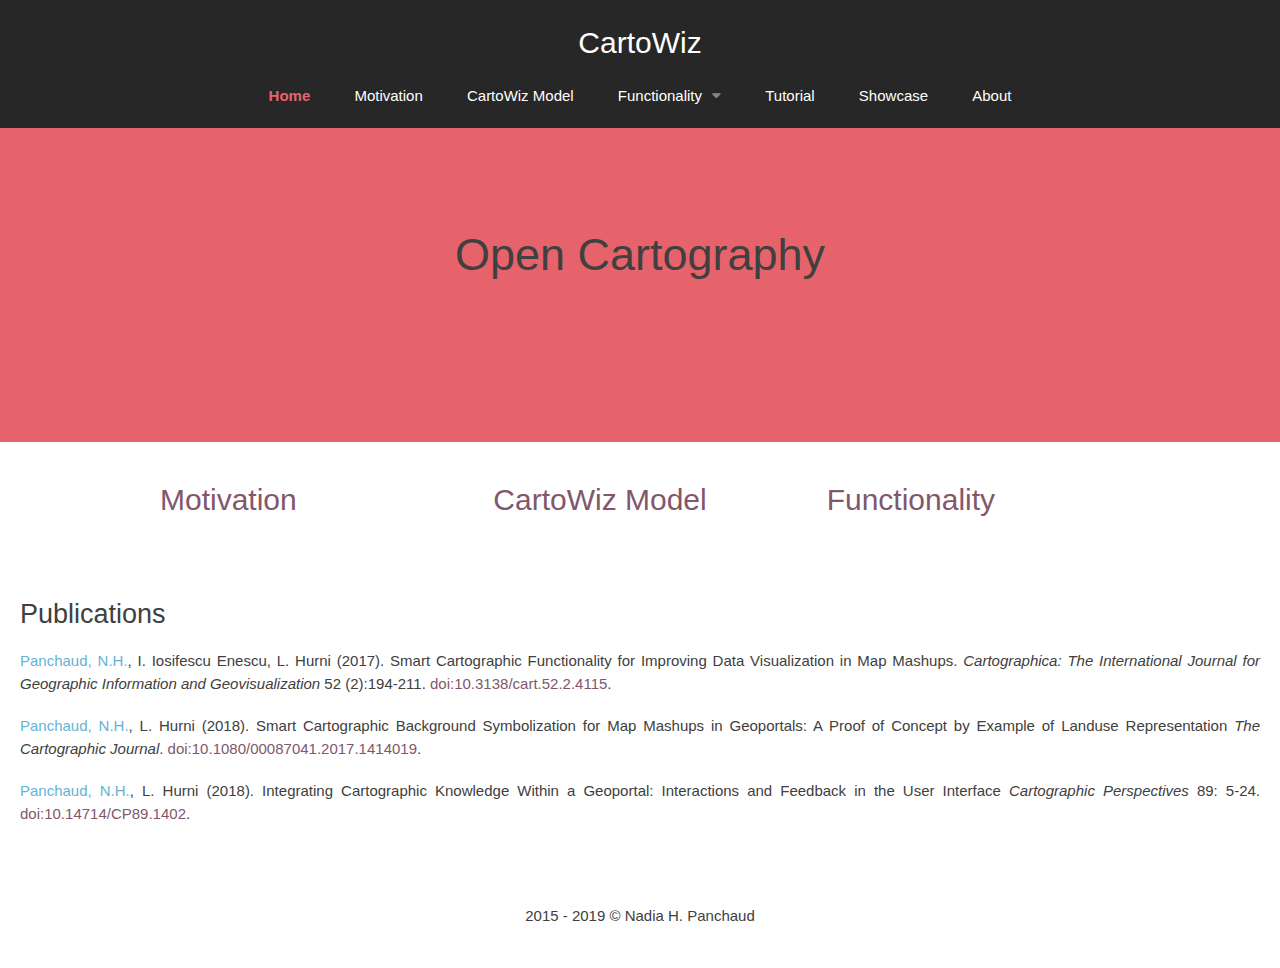
<file: cartowiz/index.html>
<!DOCTYPE html>
<html lang="en">
<!--[if lt IE 9]> <html class="lt-ie9" lang="en" dir="ltr"> <![endif]-->
<!--[if gt IE 8]><!-->
<html class="" lang="en" dir="ltr">
<!--<![endif]-->

<head>
    <meta charset="utf-8">
    <title>CartoWiz</title>
    <meta name="viewport" content="width=device-width, initial-scale=1.0">
    <meta name="description" content="">
    <meta name="author" content="Nadia H. Panchaud">
    <link rel="icon" href="favicon.ico">
    <!-- CSS -->
    <link href="css/spark.css" rel="stylesheet">
    <!-- JS -->
    <script src="js/jquery-1.11.1.min.js"></script>
    <script src="js/spark.min.js"></script>
    <!-- Support for IE8 HTML5 elements -->
    <!--[if lt IE 9]>
            <script src="http://codewithspark.com/js/html5shiv.js"></script>
        <![endif]-->
    <style>
    #big-ol-hero {
        background-color: #e7636c;
    }
    </style>
</head>

<body class="heavy-headings">
    <!-- NAVIGATION BAR -->
    <nav class="bar limit center dark sticky" role="navigation">
        <a class="brand" href="index.html">CartoWiz</a>
        <button type="button" href="#" class="nav-link btn-touch red">
            <span class="bar"></span>
            <span class="bar"></span>
            <span class="bar"></span>
        </button>
        <ul>
            <li class="active"><a href="#">Home</a></li>
            <li><a href="10_motivation.html">Motivation</a></li>
            <li><a href="20_model.html">CartoWiz Model</a></li>
            <li class="drop">
                <a href="30_functionality.html">Functionality</a>
                <div class="box">
                    <ul class="inner">
                        <li><a href="31_content_compatibility.html">Content Compatibility</a></li>
                        <li><a href="32_layer_order.html">Layer Order</a></li>
                        <li><a href="33_visual_hierarchy.html">Visual Hierarchy</a></li>
                    </ul>
                </div>
            </li>
            <!--             <li><a href="40_color_models.html">Color Models</a></li> -->
            <li><a href="60_tuto.html">Tutorial</a></li>
            <li><a href="60_video.html">Showcase</a></li>
            <li><a href="50_about.html">About</a></li>
        </ul>
    </nav>
    <main id="main">
        <!-- HEADER -->
        <header class="container limit hero" id="big-ol-hero" role="banner">
            <h1 class="center push-60">Open Cartography</h1>
        </header>
        <!-- GALLERY -->
        <section class="container limit">
            <div class="row">
                <article class="col of-4">
                    <h3><a href="10_motivation.html">Motivation</a></h3>
                </article>
                <article class="col of-4">
                    <h3><a href="20_model.html"> CartoWiz Model</a></h3>
                </article>
                <article class="col of-4">
                    <h3><a href="30_functionality.html">Functionality</a></h3>
                </article>
            </div>
            </div>
        </section>
        <!-- PUBLICATIONS -->
        <section class="container">
            <div class="row">
                <div class="col of-12">
                <h4>Publications</h4>
                <p><span class="blue heavy">Panchaud, N.H.</span>, I. Iosifescu Enescu, L. Hurni (2017). <span class="heavy">Smart Cartographic Functionality for Improving Data Visualization in Map Mashups.</span> <i>Cartographica: The International Journal for Geographic Information and Geovisualization</i> 52 (2):194-211. <a href="https://doi.org/10.3138/cart.52.2.4115" target="_blank">doi:10.3138/cart.52.2.4115</a>.</p>
                <!--<p><span class="blue heavy">Panchaud, N.H.</span> and L.Hurni (in press). <span class="heavy">Smart cartographic background symbolisation for map mashups in geoportals: a proof of concept by example of landuse representation. </span><i>The Cartographic Journal.</i></p>
                <p><span class="blue heavy">Panchaud, N.H.</span> and L.Hurni (in press). <span class="heavy">Integrating cartographic knowledge within a geoportal: interactions and feedback in the user interface. </span>Cartographic Perspectives</p>-->
                 <p><span class="blue heavy">Panchaud, N.H.</span>, L. Hurni (2018). <span class="heavy">Smart Cartographic Background Symbolization for Map Mashups in Geoportals: A Proof of Concept by Example of Landuse Representation</span>  <i>The Cartographic Journal</i>. <a href="https://doi.org/10.1080/00087041.2017.1414019" target="_blank">doi:10.1080/00087041.2017.1414019</a>.</p>
                <p><span class="blue heavy">Panchaud, N.H.</span>, L. Hurni (2018). <span class="heavy">Integrating Cartographic Knowledge Within a Geoportal: Interactions and Feedback in the User Interface </span>  <i>Cartographic Perspectives</i> 89: 5-24. <a href="http://dx.doi.org/10.14714/CP89.1402" target="_blank">doi:10.14714/CP89.1402</a>.</p>
            </div>
            </div>

        </section>
    </main>
    <!-- FOOTER -->
    <footer class="container limit" id="page-footer">
        <div class="row">
            <div class="center col of-12">
                2015 - 2019 © Nadia H. Panchaud
            </div>
        </div>
    </footer>
</body>

</html>
</file>
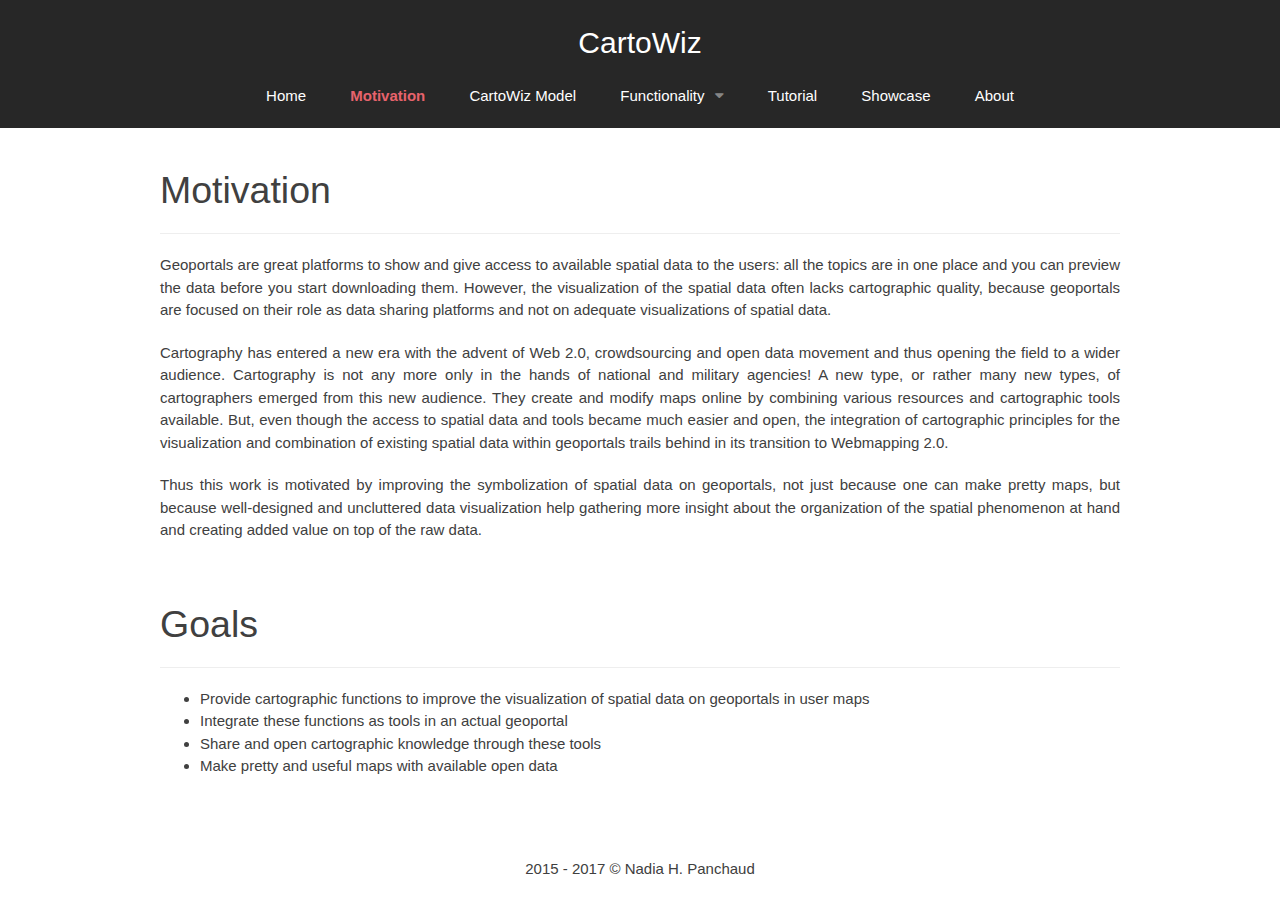
<file: cartowiz/10_motivation.html>
<!DOCTYPE html>
<html lang="en">
<!--[if lt IE 9]> <html class="lt-ie9" lang="en" dir="ltr"> <![endif]-->
<!--[if gt IE 8]><!-->
<html class="" lang="en" dir="ltr">
<!--<![endif]-->

<head>
    <meta charset="utf-8">
    <title>CartoWiz</title>
    <meta name="viewport" content="width=device-width, initial-scale=1.0">
    <meta name="description" content="">
    <meta name="author" content="Nadia H. Panchaud">
    <link rel="icon" href="favicon.ico">
    <!-- CSS -->
    <link href="css/spark.css" rel="stylesheet">
    <!-- JS -->
    <script src="js/jquery-1.11.1.min.js"></script>
    <script src="js/spark.min.js"></script>
    <!-- Support for IE8 HTML5 elements -->
    <!--[if lt IE 9]>
            <script src="http://codewithspark.com/js/html5shiv.js"></script>
        <![endif]-->
    <style>
    #big-ol-hero {
        background-color: #e7636c;
    }
    </style>
</head>

<body class="heavy-headings">
    <!-- NAVIGATION BAR -->
    <nav class="bar limit center dark sticky" role="navigation">
        <a class="brand" href="index.html">CartoWiz</a>
        <button type="button" href="#" class="nav-link btn-touch red">
            <span class="bar"></span>
            <span class="bar"></span>
            <span class="bar"></span>
        </button>
        <ul>
            <li><a href="index.html">Home</a></li>
            <li class="active"><a href="#">Motivation</a></li>
            <li><a href="20_model.html">CartoWiz Model</a></li>
            <li class="drop">
                <a href="30_functionality.html">Functionality</a>
                <div class="box">
                    <ul class="inner">
                        <li><a href="31_content_compatibility.html">Content Compatibility</a></li>
                        <li><a href="32_layer_order.html">Layer Order</a></li>
                        <li><a href="33_visual_hierarchy.html">Visual Hierarchy</a></li>
                    </ul>
                </div>
            </li>
            <!--             <li><a href="40_color_models.html">Color Models</a></li>
 -->
            <li><a href="60_tuto.html">Tutorial</a></li>
            <li><a href="60_video.html">Showcase</a></li>
            <li><a href="50_about.html">About</a></li>
        </ul>
    </nav>
    <main id="main">
        <!-- CONTENT -->
        <section class="container limit">
            <div class="row">
                <section id="motivation" class="col of-12 skinny">
                    <h2 class="underlined">Motivation</h2>
                    <p>Geoportals are great platforms to show and give access to available spatial data to the users: all the topics are in one place and you can preview the data before you start downloading them. However, the visualization of the spatial data often lacks cartographic quality, because geoportals are focused on their role as data sharing platforms and not on adequate visualizations of spatial data.</p>
                    <p>
                        Cartography has entered a new era with the advent of Web 2.0, crowdsourcing and open data movement and thus opening the field to a wider audience. Cartography is not any more only in the hands of national and military agencies! A new type, or rather many new types, of cartographers emerged from this new audience. They create and modify maps online by combining various resources and cartographic tools available. But, even though the access to spatial data and tools became much easier and open, the integration of cartographic principles for the visualization and combination of existing spatial data within geoportals trails behind in its transition to Webmapping 2.0.
                    </p>
                    <p>
                        Thus this work is motivated by improving the symbolization of spatial data on geoportals, not just because one can make pretty maps, but because well-designed and uncluttered data visualization help gathering more insight about the organization of the spatial phenomenon at hand and creating added value on top of the raw data.
                    </p>
                </section>
            </div>
            <div class="row">
                <section id="goals" class="col of-12 skinny">
                    <h2 class="underlined">Goals</h2>
                    <p></p>
                    <ul>
                        <li>Provide cartographic functions to improve the visualization of spatial data on geoportals in user maps</li>
                        <li>Integrate these functions as tools in an actual geoportal</li>
                        <li>Share and open cartographic knowledge through these tools</li>
                        <li>Make pretty and useful maps with available open data</li>
                    </ul>
                </section>
            </div>
        </section>
    </main>
    <!-- FOOTER -->
    <footer class="container limit" id="page-footer">
        <div class="row">
            <div class="center col of-12">
                2015 - 2017 © Nadia H. Panchaud
            </div>
        </div>
    </footer>
</body>

</html>
</file>
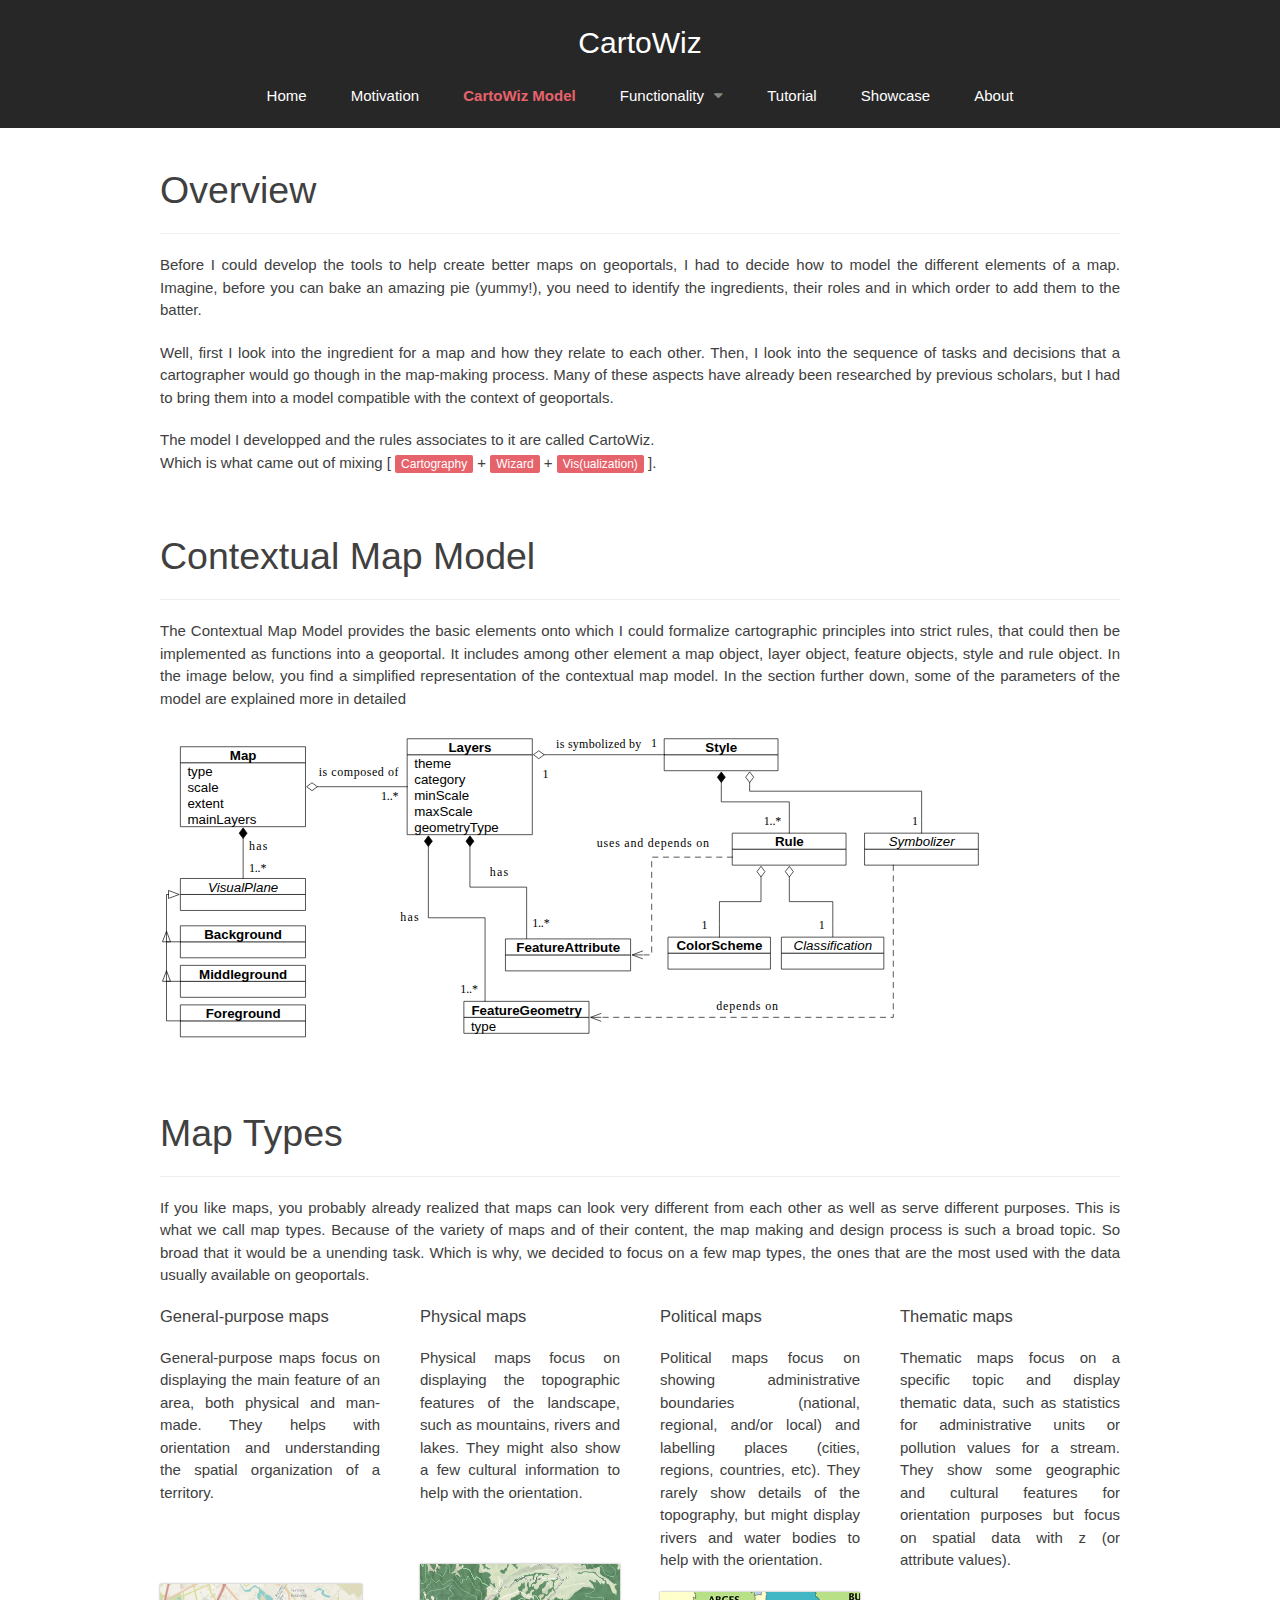
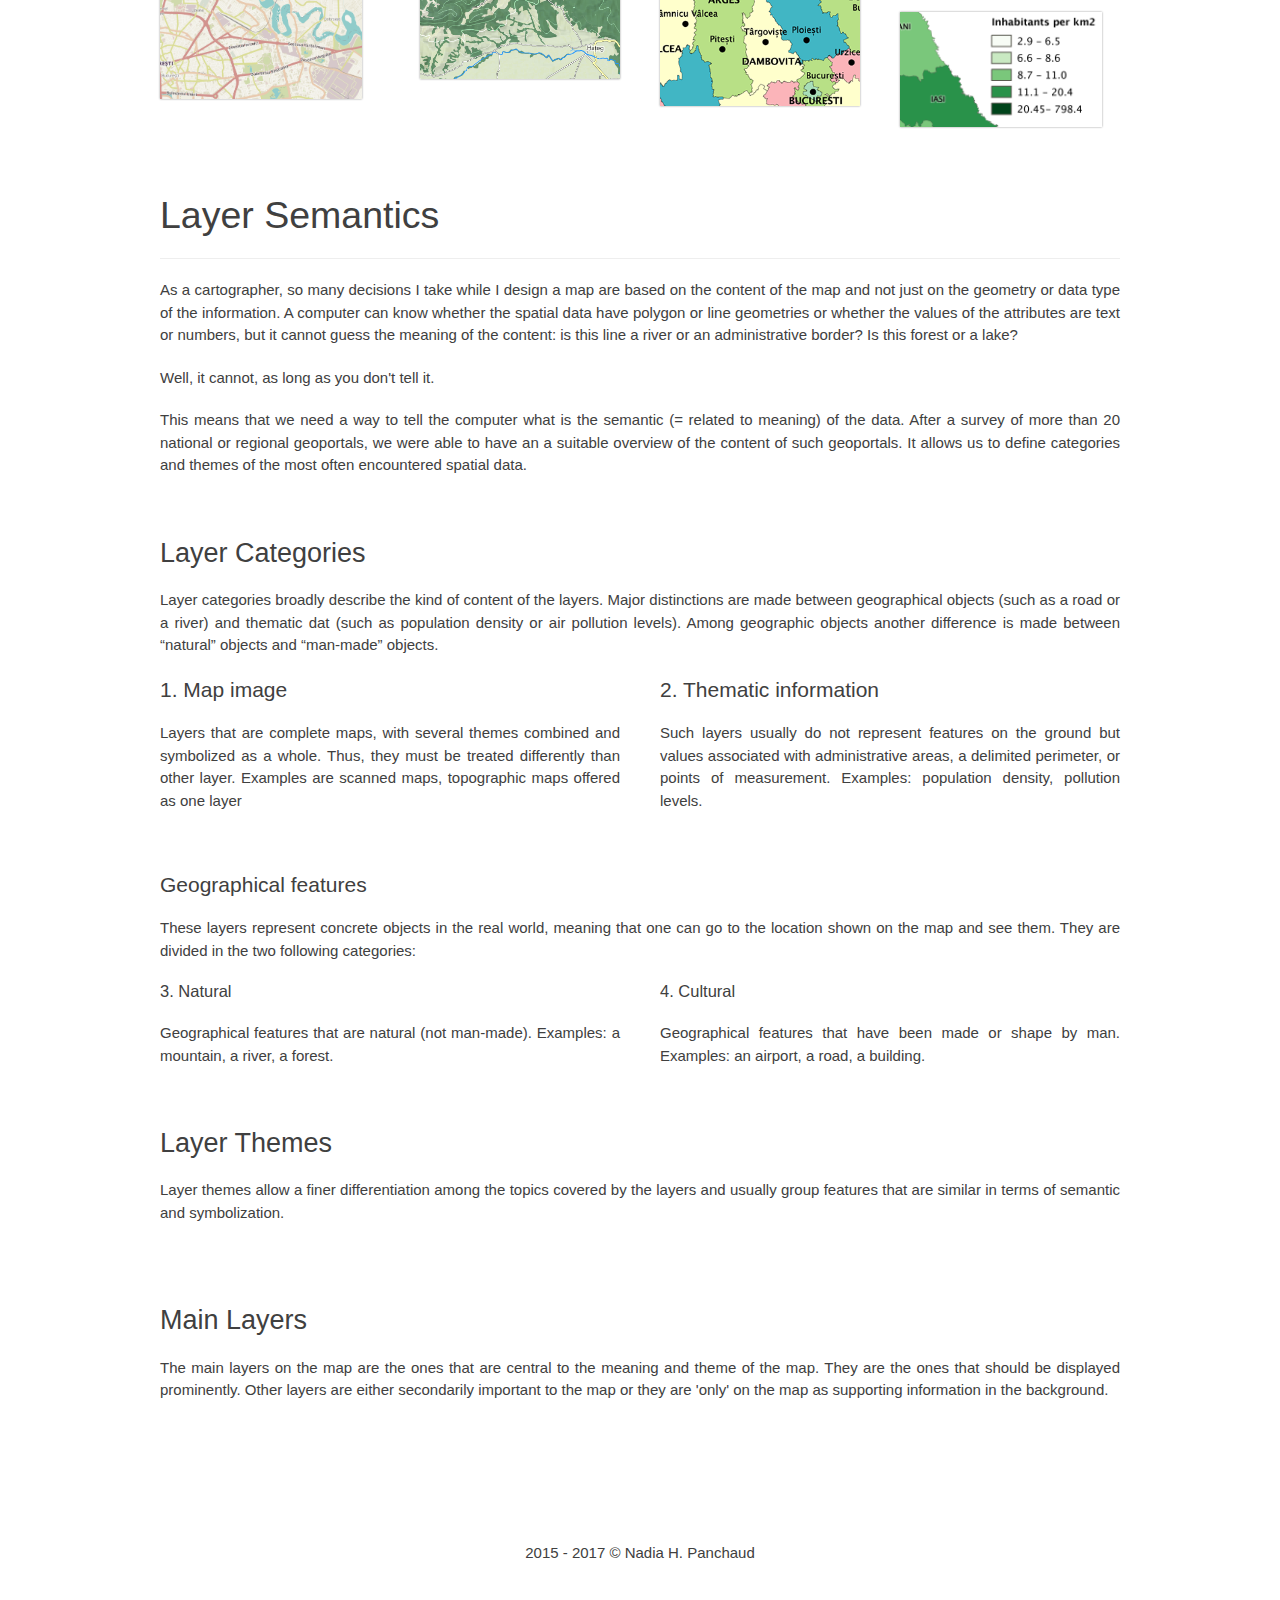
<file: cartowiz/20_model.html>
<!DOCTYPE html>
<html lang="en">
<!--[if lt IE 9]> <html class="lt-ie9" lang="en" dir="ltr"> <![endif]-->
<!--[if gt IE 8]><!-->
<html class="" lang="en" dir="ltr">
<!--<![endif]-->

<head>
    <meta charset="utf-8">
    <title>CartoWiz</title>
    <meta name="viewport" content="width=device-width, initial-scale=1.0">
    <meta name="description" content="">
    <meta name="author" content="Nadia H. Panchaud">
    <link rel="icon" href="favicon.ico">
    <!-- CSS -->
    <link href="css/spark.css" rel="stylesheet">
    <!-- JS -->
    <script src="js/jquery-1.11.1.min.js"></script>
    <script src="js/spark.min.js"></script>
    <!-- Support for IE8 HTML5 elements -->
    <!--[if lt IE 9]>
            <script src="http://codewithspark.com/js/html5shiv.js"></script>
        <![endif]-->
    <style>
    #big-ol-hero {
        background-color: #e7636c;
    }
    </style>
</head>

<body class="heavy-headings">
    <!-- NAVIGATION BAR -->
    <nav class="bar limit center dark sticky" role="navigation">
        <a class="brand" href="index.html">CartoWiz</a>
        <button type="button" href="#" class="nav-link btn-touch red">
            <span class="bar"></span>
            <span class="bar"></span>
            <span class="bar"></span>
        </button>
        <ul>
            <li><a href="index.html">Home</a></li>
            <li><a href="10_motivation.html">Motivation</a></li>
            <li class="active"><a href="#">CartoWiz Model</a></li>
            <li class="drop">
                <a href="30_functionality.html">Functionality</a>
                <div class="box">
                    <ul class="inner">
                        <li><a href="31_content_compatibility.html">Content Compatibility</a></li>
                        <li><a href="32_layer_order.html">Layer Order</a></li>
                        <li><a href="33_visual_hierarchy.html">Visual Hierarchy</a></li>
                    </ul>
                </div>
            </li>
            <!--             <li><a href="40_color_models.html">Color Models</a></li>
 -->
            <li><a href="60_tuto.html">Tutorial</a></li>
            <li><a href="60_video.html">Showcase</a></li>
            <li><a href="50_about.html">About</a></li>
        </ul>
    </nav>
    <main id="main">
        <!-- CONTENT -->
        <section class="container limit">
            <div class="row">
                <section id="teaoverviewching" class="col of-12 skinny">
                    <h2 class="underlined">Overview</h2>
                    <p>Before I could develop the tools to help create better maps on geoportals, I had to decide how to model the different elements of a map. Imagine, before you can bake an amazing pie (yummy!), you need to identify the ingredients, their roles and in which order to add them to the batter.</p>
                    <p>Well, first I look into the ingredient for a map and how they relate to each other. Then, I look into the sequence of tasks and decisions that a cartographer would go though in the map-making process. Many of these aspects have already been researched by previous scholars, but I had to bring them into a model compatible with the context of geoportals.</p>
                    <p>The model I developped and the rules associates to it are called CartoWiz. </br> Which is what came out of mixing [ <span class="tag red">Cartography</span> + <span class="tag red">Wizard</span> + <span class="tag red">Vis(ualization)</span> ].</p>
                </section>
            </div>
            <div class="row">
                <section class="col of-12 skinny">
                    <h2 class="underlined">Contextual Map Model</h2>
                    <p>The Contextual Map Model provides the basic elements onto which I could formalize cartographic principles into strict rules, that could then be implemented as functions into a geoportal. It includes among other element a map object, layer object, feature objects, style and rule object. In the image below, you find a simplified representation of the contextual map model. In the section further down, some of the parameters of the model are explained more in detailed</p>
                    <p><img src="img/data_model_simplified.svg"></p>
                </section>
            </div>
            <div class="row">
                <section id="maptypes" class="col of-12 skinny">
                    <h2 class="underlined">Map Types</h2>
                    <p>If you like maps, you probably already realized that maps can look very different from each other as well as serve different purposes. This is what we call map types. Because of the variety of maps and of their content, the map making and design process is such a broad topic. So broad that it would be a unending task. Which is why, we decided to focus on a few map types, the ones that are the most used with the data usually available on geoportals.</p>
                    <!--                     <div class="row">
 -->
                    <section class="col of-3 skinny">
                        <h6>General-purpose maps</h6>
                        <p class="push-80">General-purpose maps focus on displaying the main feature of an area, both physical and man-made. They helps with orientation and understanding the spatial organization of a territory.</p>
                        <img src="img/map_general_small2.png" width="202" class="center shadow">
                    </section>
                    <section class="col of-3 skinny">
                        <h6>Physical maps</h6>
                        <p class="push-60">Physical maps focus on displaying the topographic features of the landscape, such as mountains, rivers and lakes. They might also show a few cultural information to help with the orientation.</p>
                        <img src="img/map_physical_small2.png" width="202" class="center shadow">
                    </section>
                    <section class="col of-3 skinny">
                        <h6>Political maps</h6>
                        <p>Political maps focus on showing administrative boundaries (national, regional, and/or local) and labelling places (cities, regions, countries, etc). They rarely show details of the topography, but might display rivers and water bodies to help with the orientation.</p>
                        <img src="img/map_political_small.png" width="202" class="center shadow">
                    </section>
                    <section class="col of-3 skinny">
                        <h6>Thematic maps</h6>
                        <p class="push-40">Thematic maps focus on a specific topic and display thematic data, such as statistics for administrative units or pollution values for a stream. They show some geographic and cultural features for orientation purposes but focus on spatial data with z (or attribute values).</p>
                        <img src="img/map_thematic_small.png" width="202" class="center shadow">
                    </section>
                    <!--                     </div>
 -->
                </section>
            </div>
            <div class="row">
                <section id="layers" class="col of-12 skinny">
                    <h2 class="underlined">Layer Semantics</h2>
                    <p>As a cartographer, so many decisions I take while I design a map are based on the content of the map and not just on the geometry or data type of the information. A computer can know whether the spatial data have polygon or line geometries or whether the values of the attributes are text or numbers, but it cannot guess the meaning of the content: is this line a river or an administrative border? Is this forest or a lake?</p>
                    <p>Well, it cannot, as long as you don't tell it.</p>
                    <p>This means that we need a way to tell the computer what is the semantic (= related to meaning) of the data. After a survey of more than 20 national or regional geoportals, we were able to have an a suitable overview of the content of such geoportals. It allows us to define categories and themes of the most often encountered spatial data.</p>
                </section>
            </div>
            <div class="row">
                <section id="layer_category" class="col of-12 skinny">
                    <h4>Layer Categories</h4>
                    <p>Layer categories broadly describe the kind of content of the layers. Major distinctions are made between geographical objects (such as a road or a river) and thematic dat (such as population density or air pollution levels). Among geographic objects another difference is made between “natural” objects and “man-made” objects.</p>
                    <div class="row">
                        <section class="col of-6 skinny">
                            <h5>1. Map image</h5>
                            <p>Layers that are complete maps, with several themes combined and symbolized as a whole. Thus, they must be treated differently than other layer. Examples are scanned maps, topographic maps offered as one layer</p>
                        </section>
                        <section class="col of-6 skinny">
                            <h5>2. Thematic information</h5>
                            <p>Such layers usually do not represent features on the ground but values associated with administrative areas, a delimited perimeter, or points of measurement. Examples: population density, pollution levels.</p>
                        </section>
                    </div>
                    <div class="row">
                        <section class="col of-12 skinny">
                            <h5>Geographical features</h5>
                            <p>These layers represent concrete objects in the real world, meaning that one can go to the location shown on the map and see them. They are divided in the two following categories:</p>
                            <section class="col of-6">
                                <h6>3. Natural</h6>
                                <p>Geographical features that are natural (not man-made). Examples: a mountain, a river, a forest.</p>
                            </section>
                            <section class="col of-6">
                                <h6>4. Cultural</h6>
                                <p>Geographical features that have been made or shape by man. Examples: an airport, a road, a building.</p>
                            </section>
                        </section>
                    </div>
                </section>
            </div>
            <div class="row">
                <section id="layer_theme" class="col of-12 skinny">
                    <h4>Layer Themes</h4>
                    <p>Layer themes allow a finer differentiation among the topics covered by the layers and usually group features that are similar in terms of semantic and symbolization.</p>
                    <p></p>
                </section>
            </div>
            <div class="row">
                <section id="main_layer" class="col of-12 skinny">
                    <h4>Main Layers</h4>
                    <p>The main layers on the map are the ones that are central to the meaning and theme of the map. They are the ones that should be displayed prominently. Other layers are either secondarily important to the map or they are 'only' on the map as supporting information in the background.</p>
                </section>
            </div>
            <div class="row">
                <!-- <section id="geometry" class="col of-12 skinny">
                <h2 class="underlined">Visual Planes</h2>
                <p></p>
                </section> -->
            </div>
        </section>
    </main>
    <!-- FOOTER -->
    <footer class="container limit" id="page-footer">
        <div class="row">
            <div class="center col of-12">
                2015 - 2017 © Nadia H. Panchaud
            </div>
        </div>
    </footer>
</body>

</html>
</file>
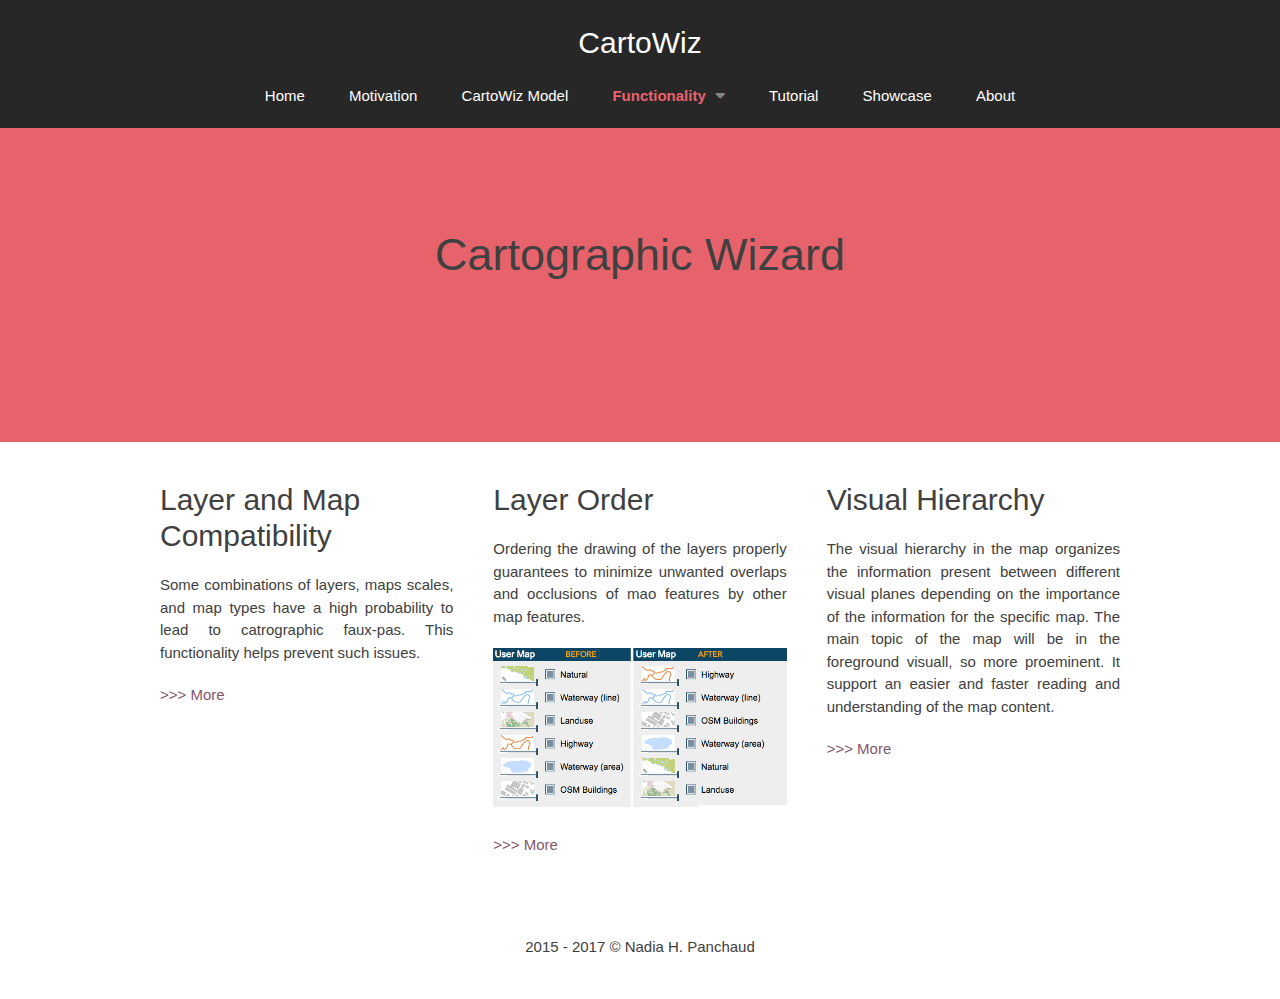
<file: cartowiz/30_functionality.html>
<!DOCTYPE html>
<html lang="en">
<!--[if lt IE 9]> <html class="lt-ie9" lang="en" dir="ltr"> <![endif]-->
<!--[if gt IE 8]><!-->
<html class="" lang="en" dir="ltr">
<!--<![endif]-->

<head>
    <meta charset="utf-8">
    <title>CartoWiz</title>
    <meta name="viewport" content="width=device-width, initial-scale=1.0">
    <meta name="description" content="">
    <meta name="author" content="Nadia H. Panchaud">
    <link rel="icon" href="favicon.ico">
    <!-- CSS -->
    <link href="css/spark.css" rel="stylesheet">
    <!-- JS -->
    <script src="js/jquery-1.11.1.min.js"></script>
    <script src="js/spark.min.js"></script>
    <!-- Support for IE8 HTML5 elements -->
    <!--[if lt IE 9]>
            <script src="http://codewithspark.com/js/html5shiv.js"></script>
        <![endif]-->
    <style>
    #big-ol-hero {
        background-color: #e7636c;
    }
    </style>
</head>

<body class="heavy-headings">
    <!-- NAVIGATION BAR -->
    <nav class="bar limit center dark sticky" role="navigation">
        <a class="brand" href="index.html">CartoWiz</a>
        <button type="button" href="#" class="nav-link btn-touch red">
            <span class="bar"></span>
            <span class="bar"></span>
            <span class="bar"></span>
        </button>
        <ul>
            <li><a href="index.html">Home</a></li>
            <li><a href="10_motivation.html">Motivation</a></li>
            <li><a href="20_model.html">CartoWiz Model</a></li>
            <li class="drop active">
                <a href="#">Functionality</a>
                <div class="box">
                    <ul class="inner">
                        <li><a href="31_content_compatibility.html">Content Compatibility</a></li>
                        <li><a href="32_layer_order.html">Layer Order</a></li>
                        <li><a href="33_visual_hierarchy.html">Visual Hierarchy</a></li>
                    </ul>
                </div>
            </li>
            <!--             <li><a href="40_color_models.html">Color Models</a></li>
 -->
            <li><a href="60_tuto.html">Tutorial</a></li>
            <li><a href="60_video.html">Showcase</a></li>
            <li><a href="50_about.html">About</a></li>
        </ul>
    </nav>
    <main id="main">
        <!-- HEADER -->
        <header class="container limit hero" id="big-ol-hero" role="banner">
            <h1 class="center push-60">Cartographic Wizard</h1>
        </header>
        <!-- GALLERY -->
        <section class="container limit">
            <div class="row">
                <article class="col of-4">
                    <h3>Layer and Map Compatibility</h3>
                    <p> Some combinations of layers, maps scales, and map types have a high probability to lead to catrographic faux-pas. This functionality helps prevent such issues.</p>
                    <p> <a href="31_content_compatibility.html"> >>> More</a></p>
                </article>
                <article class="col of-4">
                    <h3>Layer Order</h3>
                    <p>Ordering the drawing of the layers properly guarantees to minimize unwanted overlaps and occlusions of mao features by other map features.</p>
                    <p>
                        <a href="32_layer_order.html"><img src="img/ill_layer_order.png"></a>
                    </p>
                    <p> <a href="32_layer_order.html"> >>> More</a></p>
                </article>
                <article class="col of-4">
                    <h3>Visual Hierarchy</h3>
                    <p>The visual hierarchy in the map organizes the information present between different visual planes depending on the importance of the information for the specific map. The main topic of the map will be in the foreground visuall, so more proeminent. It support an easier and faster reading and understanding of the map content.</p>
                    <p> <a href="33_visual_hierarchy.html"> >>> More</a></p </article>
            </div>
        </section>
    </main>
    <!-- FOOTER -->
    <footer class="container limit" id="page-footer">
        <div class="row">
            <div class="center col of-12">
                2015 - 2017 © Nadia H. Panchaud
            </div>
        </div>
    </footer>
</body>

</html>
</file>
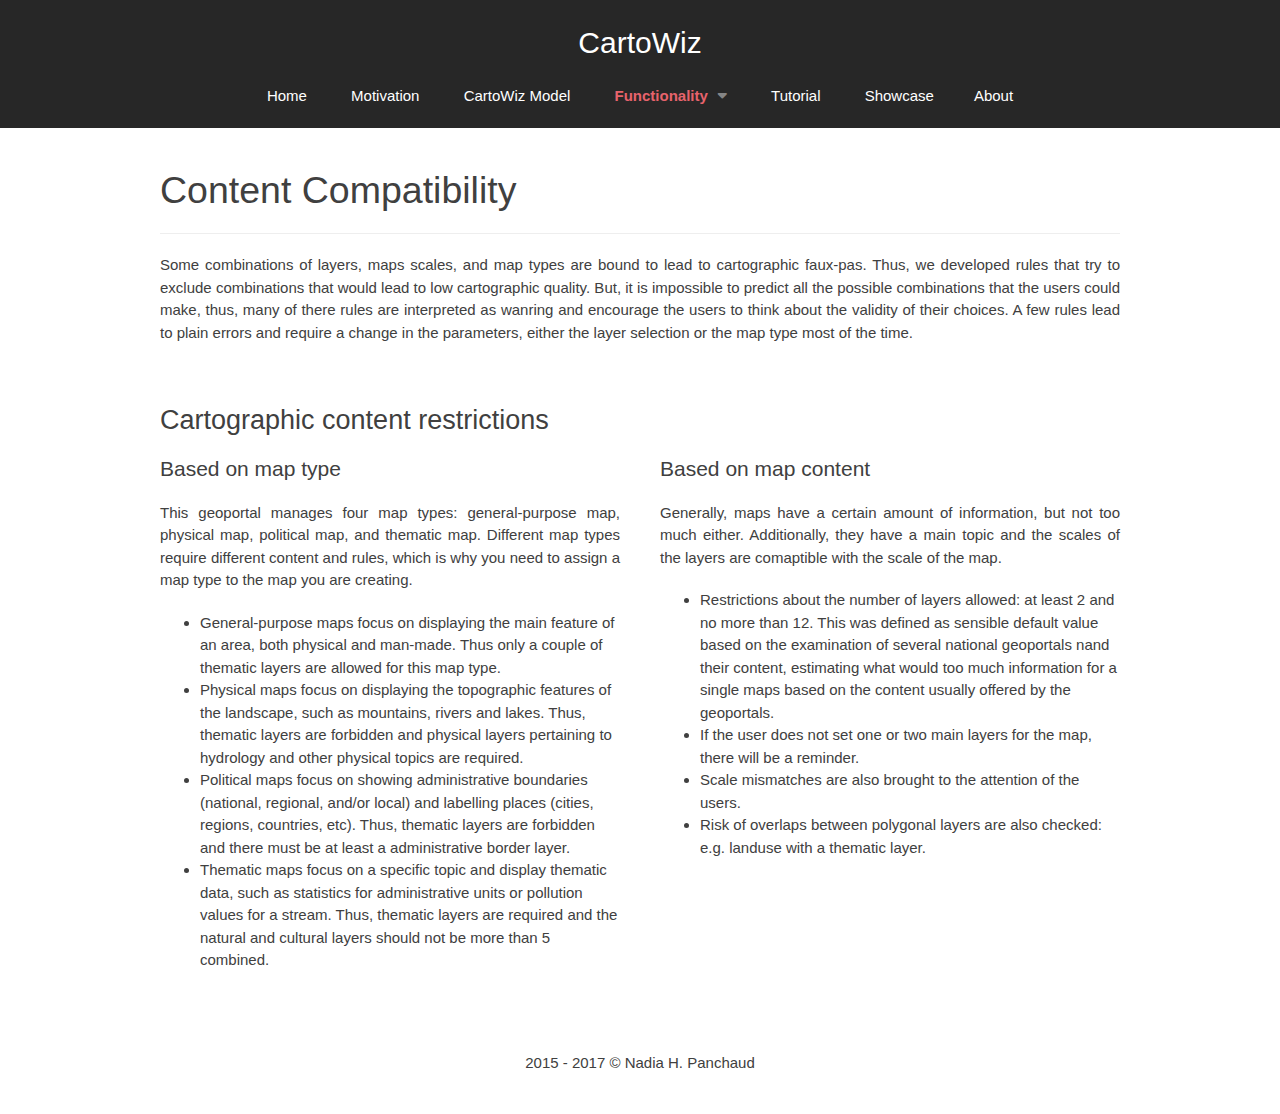
<file: cartowiz/31_content_compatibility.html>
<!DOCTYPE html>
<html lang="en">
<!--[if lt IE 9]> <html class="lt-ie9" lang="en" dir="ltr"> <![endif]-->
<!--[if gt IE 8]><!-->
<html class="" lang="en" dir="ltr">
<!--<![endif]-->

<head>
    <meta charset="utf-8">
    <title>CartoWiz</title>
    <meta name="viewport" content="width=device-width, initial-scale=1.0">
    <meta name="description" content="">
    <meta name="author" content="Nadia H. Panchaud">
    <link rel="icon" href="favicon.ico">
    <!-- CSS -->
    <link href="css/spark.css" rel="stylesheet">
    <!-- JS -->
    <script src="js/jquery-1.11.1.min.js"></script>
    <script src="js/spark.min.js"></script>
    <!-- Support for IE8 HTML5 elements -->
    <!--[if lt IE 9]>
            <script src="http://codewithspark.com/js/html5shiv.js"></script>
        <![endif]-->
    <style>
    #big-ol-hero {
        background-color: #e7636c;
    }
    </style>
</head>

<body class="heavy-headings">
    <!-- NAVIGATION BAR -->
    <nav class="bar limit center dark sticky" role="navigation">
        <a class="brand" href="index.html">CartoWiz</a>
        <button type="button" href="#" class="nav-link btn-touch red">
            <span class="bar"></span>
            <span class="bar"></span>
            <span class="bar"></span>
        </button>
        <ul>
            <li><a href="index.html">Home</a></li>
            <li><a href="10_motivation.html">Motivation</a></li>
            <li><a href="20_model.html">CartoWiz Model</a></li>
            <li class="drop active">
                <a href="30_functionality.html">Functionality</a>
                <div class="box">
                    <ul class="inner">
                        <li><a href="#">Content Compatibility</a></li>
                        <li><a href="32_layer_order.html">Layer Order</a></li>
                        <li><a href="33_visual_hierarchy.html">Visual Hierarchy</a></li>
                    </ul>
                </div>
            </li>
<!--             <li><a href="40_color_models.html">Color Models</a></li>
 -->                        <li><a href="60_tuto.html">Tutorial</a></li>
            <li><a href="60_video.html">Showcase</a></li><li><a href="50_about.html">About</a></li>
        </ul>
    </nav>
    <main id="main">
        <section class="container limit">
            <div class="row">
                <section id="compatibility" class="col of-12 skinny">
                    <h2 class="underlined">Content Compatibility</h2>
                    <p>Some combinations of layers, maps scales, and map types are bound to lead to cartographic faux-pas. Thus, we developed rules that try to exclude combinations that would lead to low cartographic quality. But, it is impossible to predict all the possible combinations that the users could make, thus, many of there rules are interpreted as wanring and encourage the users to think about the validity of their choices. A few rules lead to plain errors and require a change in the parameters, either the layer selection or the map type most of the time.</p>
                </section>
            </div>
            <div class="row">
                <section class="col of-12 skinny">
                <h4>Cartographic content restrictions</h4>
                <div class="row">
                    <section class="col of-6 skinny">
                        <h5>Based on map type</h5>
                       <p>This geoportal manages four map types: general-purpose map, physical map, political map, and thematic map. Different map types require different content and rules, which is why you need to assign a map type to the map you are creating.
                        <ul>
                            <li><span class="heavy">General-purpose</span> maps focus on displaying the main feature of an area, both physical and man-made. Thus only a couple of thematic layers are allowed for this map type.</li>
                            <li><span class="heavy">Physical</span> maps focus on displaying the topographic features of the landscape, such as mountains, rivers and lakes. Thus, thematic layers are forbidden and physical layers pertaining to hydrology and other physical topics are required.</li>
                            <li><span class="heavy"> Political</span> maps focus on showing administrative boundaries (national, regional, and/or local) and labelling places (cities, regions, countries, etc). Thus, thematic layers are forbidden and  there must be at least a administrative border layer.</li>
                            <li><span class="heavy">Thematic</span> maps focus on a specific topic and display thematic data, such as statistics for administrative units or pollution values for a stream. Thus, thematic layers are required and the natural and cultural layers should not be more than 5 combined.
                            </li>
                            <!-- TO DO: when paper published, add the matrix -->
                        </ul>
                    </p>


                    </section>
                     <section class="col of-6 skinny">
                         <h5>Based on map content</h5>
                         <p>Generally, maps have a certain amount of information, but not too much either. Additionally, they have a main topic and the scales of the layers are comaptible with the scale of the map.
                         <ul>
                             <li>Restrictions about the <span class="heavy">number of layers</span> allowed: at least 2 and no more than 12. This was defined as sensible default value based on the examination of several national geoportals nand their content, estimating what would too much information for a single maps based on the content usually offered by the geoportals.</li>
                             <li>If the user does not set one or two <span class="heavy">main layers</span> for the map, there will be a reminder.</li>
                             <li><span class="heavy">Scale mismatches</span> are also brought to the attention of the users.</li>
                             <li>Risk of <span class="heavy">overlaps</span> between polygonal layers are also checked: e.g. landuse with a thematic layer.</li>
                         </ul></p>

                     </section>

                </div>
                   <!--  <h4>Rules about layers choices</h4>
                    <ul>
                        <li>No more than 12 layers per map. <span class="tag red">[error]</span></li>
                        <li>At least 3 layers per map. <span class="tag orange">[warning]</span></li>
                        <li> No more than 3 thematic layers in a map. <span class="tag orange">[warning]</span></li>
                        <li>Combining polygonal layers displaying landuse and thematic data will lead to overlapping features and lesser readability of the map. <span class="tag orange">[warning]</span></li>
                        <li>Pre-generated maps are difficult to use in combination with other layers and lead to overlaps. <span class="tag orange">[warning]</span></li>
                        <li>Rivers and lakes should be selected together usually. <span class="tag orange">[warning]</span></li>
                        <li>There should be at least one main layer in a map. <span class="tag orange">[warning]</span></li>
                        <li>One layer cannot be selected twice as main layer. <span class="tag red">[error]</span></li>
                        <li>Layers that have different scales than the map might be too detailed or not detailed enough. <span class="tag orange">[warning]</span></li>
                    </ul>
                    <h4>Rules about map types</h4>
                    <ul>
                        <li class="heavy">General Maps</li>
                        <ul>
                            <li>There cannot be 2 or more thematic layers. A change in map type or layer selection is required. <span class="tag red">[error]</span></li>
                        </ul>
                        <li class="heavy">Physical Maps</li>
                        <ul>
                            <li>There must be at least one water layer. <span class="tag red">[error]</span></li>
                            <li>There must be at least one natural layer of information, which is not a water layer. <span class="tag red">[error]</span></li>
                            <li>Administrative layers should be the only cultural layers. <span class="tag orange">[warning]</span> </li>
                            <li>There cannot be a thematic layer. <span class="tag orange">[warning]</span></li>
                        </ul>
                            <li class="heavy">Political Maps</li>
                        <ul>
                            <li>There must be administrative boundaries. <span class="tag red">[error]</span></li>
                            <li>There cannot be at hematic layer. <span class="tag orange">[warning]</span></li>
                            <li>Traditionally, there is little information about the physical landscape, except for rivers and lakes. <span class="tag orange">[warning]</span></li>
                        </ul>
                        <li class="heavy">Thematic Maps</li>
                        <ul>
                            <li>There must be at least one thematic layer. <span class="tag orange">[warning]</span></li>
                            <li>The focus is on the thematic information: there should not be many layers of another category. <span class="tag orange">[warning]</span></li>
                        </ul>

                    </ul> -->
                </section>
            </div>
           <!-- <div class="row">
                <section class="col of-12 skinny">
                    <h4>Map Types</h4>
                    <p>Different map types require different content and rules, which is why you need to assign a map type to the map you are creating.</p>
                    <div class="row">
                        <section class="col of-3 skinny">
                            <h6>General-purpose maps</h6>
                            <p>General-purpose maps focus on displaying the main feature of an area, both physical and man-made. They helps with orientation and understanding the spatial organization of a territory.</p>
                            <img src="img/map_general_small.png" width="230" class="center shadow">
                        </section>
                        <section class="col of-3 skinny">
                            <h6>Physical maps</h6>
                            <p>Physical maps focus on displaying the topographic features of the landscape, such as mountains, rivers and lakes. They might also show a few cultural information to help with the orientation.</p>
                            <img src="img/map_physical_small.png" width="230" class="center shadow">
                        </section>
                        <section class="col of-3 skinny">
                            <h6>Political maps</h6>
                            <p>Political maps focus on showing administrative boundaries (national, regional, and/or local) and labelling places (cities, regions, countries, etc). They rarely show details of the topography, but might display rivers and water bodies to help with the orientation.</p>
                            <img src="img/map_political_small.png" width="230" class="center shadow">
                        </section>
                        <section class="col of-3 skinny">
                            <h6>Thematic maps</h6>
                            <p>Thematic maps focus on a specific topic and display thematic data, such as statistics for administrative units or pollution values for a stream. They show some geographic and cultural features for orientation purposes but focus on spatial data with z (or attribute values).</p>
                            <img src="img/map_thematic_small.png" width="230" class="center shadow">
                        </section>
                    </div>
                </section>
            </div>-->

        </section>
    </main>
    <!-- FOOTER -->
    <footer class="container limit" id="page-footer">
        <div class="row">
            <div class="center col of-12">
                2015 - 2017 © Nadia H. Panchaud
            </div>
        </div>
    </footer>
</body>

</html>
</file>
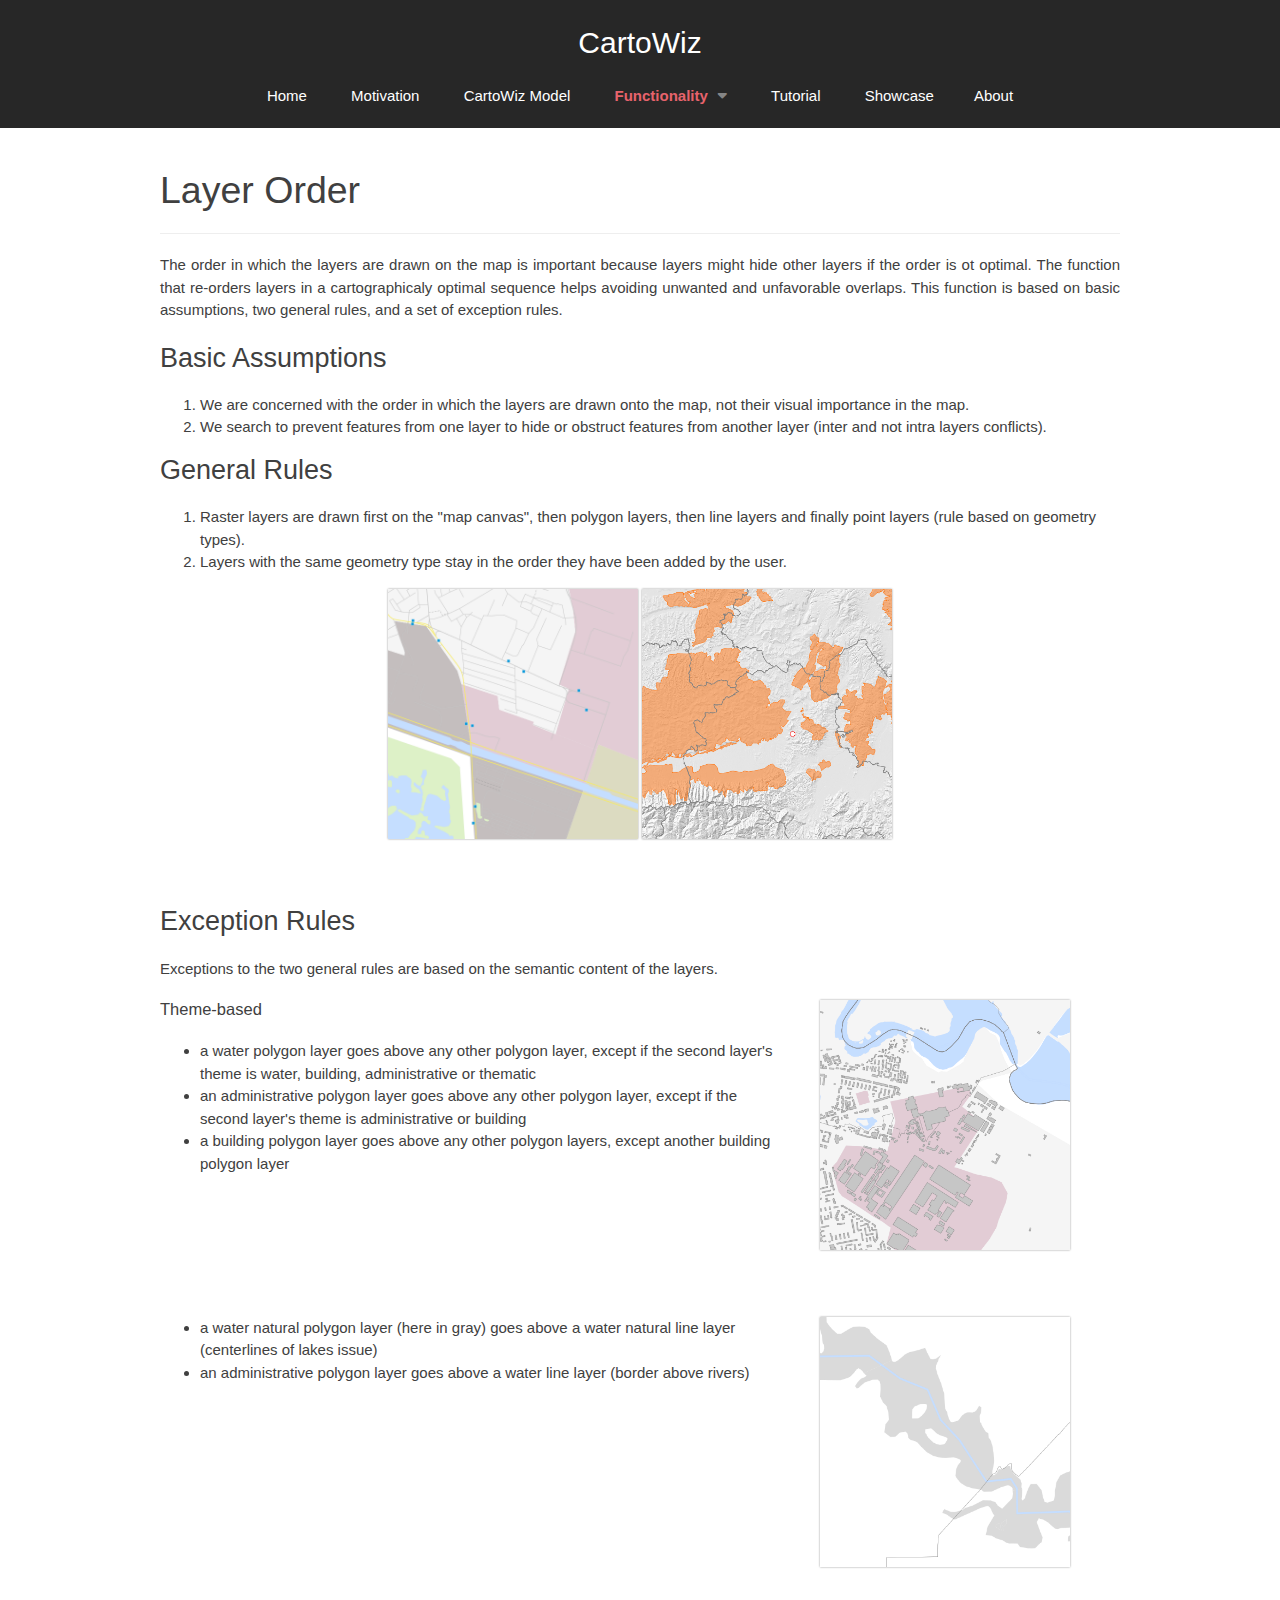
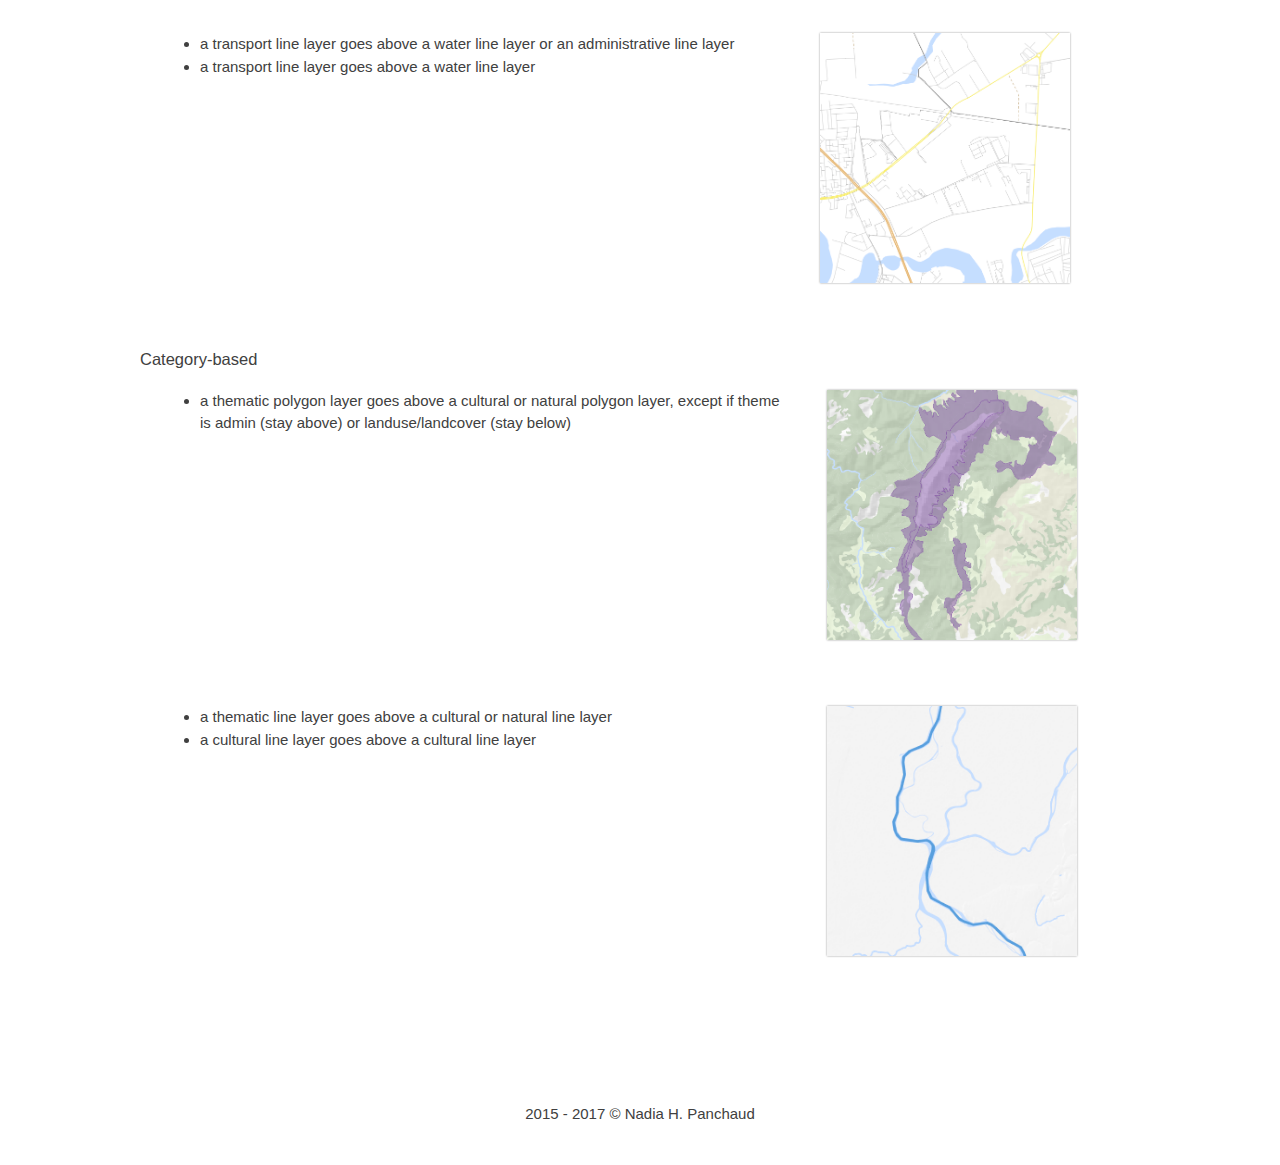
<file: cartowiz/32_layer_order.html>
<!DOCTYPE html>
<html lang="en">
<!--[if lt IE 9]> <html class="lt-ie9" lang="en" dir="ltr"> <![endif]-->
<!--[if gt IE 8]><!-->
<html class="" lang="en" dir="ltr">
<!--<![endif]-->

<head>
    <meta charset="utf-8">
    <title>CartoWiz</title>
    <meta name="viewport" content="width=device-width, initial-scale=1.0">
    <meta name="description" content="">
    <meta name="author" content="Nadia H. Panchaud">
    <link rel="icon" href="favicon.ico">
    <!-- CSS -->
    <link href="css/spark.css" rel="stylesheet">
    <!-- JS -->
    <script src="js/jquery-1.11.1.min.js"></script>
    <script src="js/spark.min.js"></script>
    <!-- Support for IE8 HTML5 elements -->
    <!--[if lt IE 9]>
            <script src="http://codewithspark.com/js/html5shiv.js"></script>
        <![endif]-->
    <style>
    #big-ol-hero {
        background-color: #e7636c;
    }
    </style>
</head>

<body class="heavy-headings">
    <!-- NAVIGATION BAR -->
    <nav class="bar limit center dark sticky" role="navigation">
        <a class="brand" href="index.html">CartoWiz</a>
        <button type="button" href="#" class="nav-link btn-touch red">
            <span class="bar"></span>
            <span class="bar"></span>
            <span class="bar"></span>
        </button>
        <ul>
            <li><a href="index.html">Home</a></li>
            <li><a href="10_motivation.html">Motivation</a></li>
            <li><a href="20_model.html">CartoWiz Model</a></li>
            <li class="drop active">
                <a href="30_functionality.html">Functionality</a>
                <div class="box">
                    <ul class="inner">
                        <li><a href="31_content_compatibility.html">Content Compatibility</a></li>
                        <li><a href="#">Layer Order</a></li>
                        <li><a href="33_visual_hierarchy.html">Visual Hierarchy</a></li>
                    </ul>
                </div>
            </li>
<!--             <li><a href="40_color_models.html">Color Models</a></li>
 -->                        <li><a href="60_tuto.html">Tutorial</a></li>
            <li><a href="60_video.html">Showcase</a></li><li><a href="50_about.html">About</a></li>
        </ul>
    </nav>
    <main id="main">
        <!-- CONTENT -->
        <section class="container limit">
            <div class="row">
                <section id="layerorder" class="col of-12 skinny">
                    <h2 class="underlined">Layer Order</h2>
                    <p>The order in which the layers are drawn on the map is important because layers might hide other layers if the order is ot optimal. The function that re-orders layers in a cartographicaly optimal sequence helps avoiding unwanted and unfavorable overlaps. This function is based on basic assumptions, two general rules, and a set of exception rules.</p>
                    <h4>Basic Assumptions</h4>
                    <ol>
                        <li>We are concerned with the order in which the layers are drawn onto the map, not their visual importance in the map.</li>
                        <li>We search to prevent features from one layer to hide or obstruct features from another layer (inter and not intra layers conflicts).</li>
                    </ol>
                    <h4>General Rules</h4>
                    <ol>
                        <li>Raster layers are drawn first on the "map canvas", then polygon layers, then line layers and finally point layers (rule based on geometry types).</li>
                        <li>Layers with the same geometry type stay in the order they have been added by the user.</li>
                    </ol>
                    <div class="center">
                        <img class="shadow" src="img/lo_01.png" alt="Points over lines over polygons" title="Points over lines over polygons" height="250" width="250">
                        <img class="shadow" src="img/lo_02.png" alt="Vecor layers over raster layers" title="Vecor layers over raster layers" height="250" width="250">
                    </div>
                </section>
            </div>
            <div class="row">
                <section class="col of-12 skinny">
                    <h4>Exception Rules</h4>
                    <p>Exceptions to the two general rules are based on the semantic content of the layers.</p>
                    <div class="row">
                        <section class="col of-8 skinny">
                            <h6>Theme-based</h6>
                            <ul>
                                <li>a water polygon layer goes above any other polygon layer, except if the second layer's theme is water, building, administrative or thematic</li>
                                <li>an administrative polygon layer goes above any other polygon layer, except if the second layer's theme is administrative or building</li>
                                <li>a building polygon layer goes above any other polygon layers, except another building polygon layer</li>
                            </ul>
                        </section>
                        <section class="col of-4 skinny">
                            <img class="shadow" src="img/lo_03.png" alt="Water polygon above other polygon layers, except administrative boundaries and buildings" title="Water polygon above other polygon layers, except administrative boundaries and buildings" height="250" width="250">
                        </section>
                    </div>
                    <div class="row">
                        <section class="col of-8 skinny">
                            <ul>
                                <li>a water natural polygon layer (here in gray) goes above a water natural line layer (centerlines of lakes issue)</li>
                                <li>an administrative polygon layer goes above a water line layer (border above rivers)</li>
                            </ul>
                        </section>
                        <section class="col of-4 skinny">
                            <img class="shadow" src="img/lo_04.png" alt="Water polgon and line layers, with administrative boundaries" title="Water polgon and line layers, with administrative boundaries" height="250" width="250">
                        </section>
                    </div>
                    <div class="row">
                        <section class="col of-8 skinny">
                            <ul>
                                <li>a transport line layer goes above a water line layer or an administrative line layer</li>
                                <li>a transport line layer goes above a water line layer</li>
                            </ul>
                        </section>
                        <section class="col of-4 skinny">
                            <img class="shadow" src="img/lo_05.png" alt="Transport line layers, water and administrative boundaries" title="Transport line layers, water and administrative boundaries" height="250" width="250">
                        </section>
                    </div>
                </section>
            </div>
            <div class="row">
                <section class="of col-12 skinny">
                    <h6>Category-based</h6>
                    <div class="row">
                        <section class="col of-8 skinny">
                            <ul>
                                <li>a thematic polygon layer goes above a cultural or natural polygon layer, except if theme is admin (stay above) or landuse/landcover (stay below)</li>
                            </ul>
                        </section>
                        <section class="col of-4 skinny">
                            <img class="shadow" src="img/lo_06.png" alt="Thematic polygon above landuse above relief layer" title="Thematic polygon above landuse above relief layer" height="250" width="250">
                        </section>
                    </div>
                    <div class="row">
                        <section class="col of-8 skinny">
                            <ul>
                                <li>a thematic line layer goes above a cultural or natural line layer</li>
                                <li>a cultural line layer goes above a cultural line layer</li>
                            </ul>
                        </section>
                        <section class="col of-4 skinny">
                            <img class="shadow" src="img/lo_07.png" alt="Thematic water line (fairway) above river" title="Thematic water line (fairway) above river" height="250" width="250">
                        </section>
                    </div>
                </section>
            </div>
        </section>
    </main>
    <!-- FOOTER -->
    <footer class="container limit" id="page-footer">
        <div class="row">
            <div class="center col of-12">
                2015 - 2017 © Nadia H. Panchaud
            </div>
        </div>
    </footer>
</body>

</html>
</file>
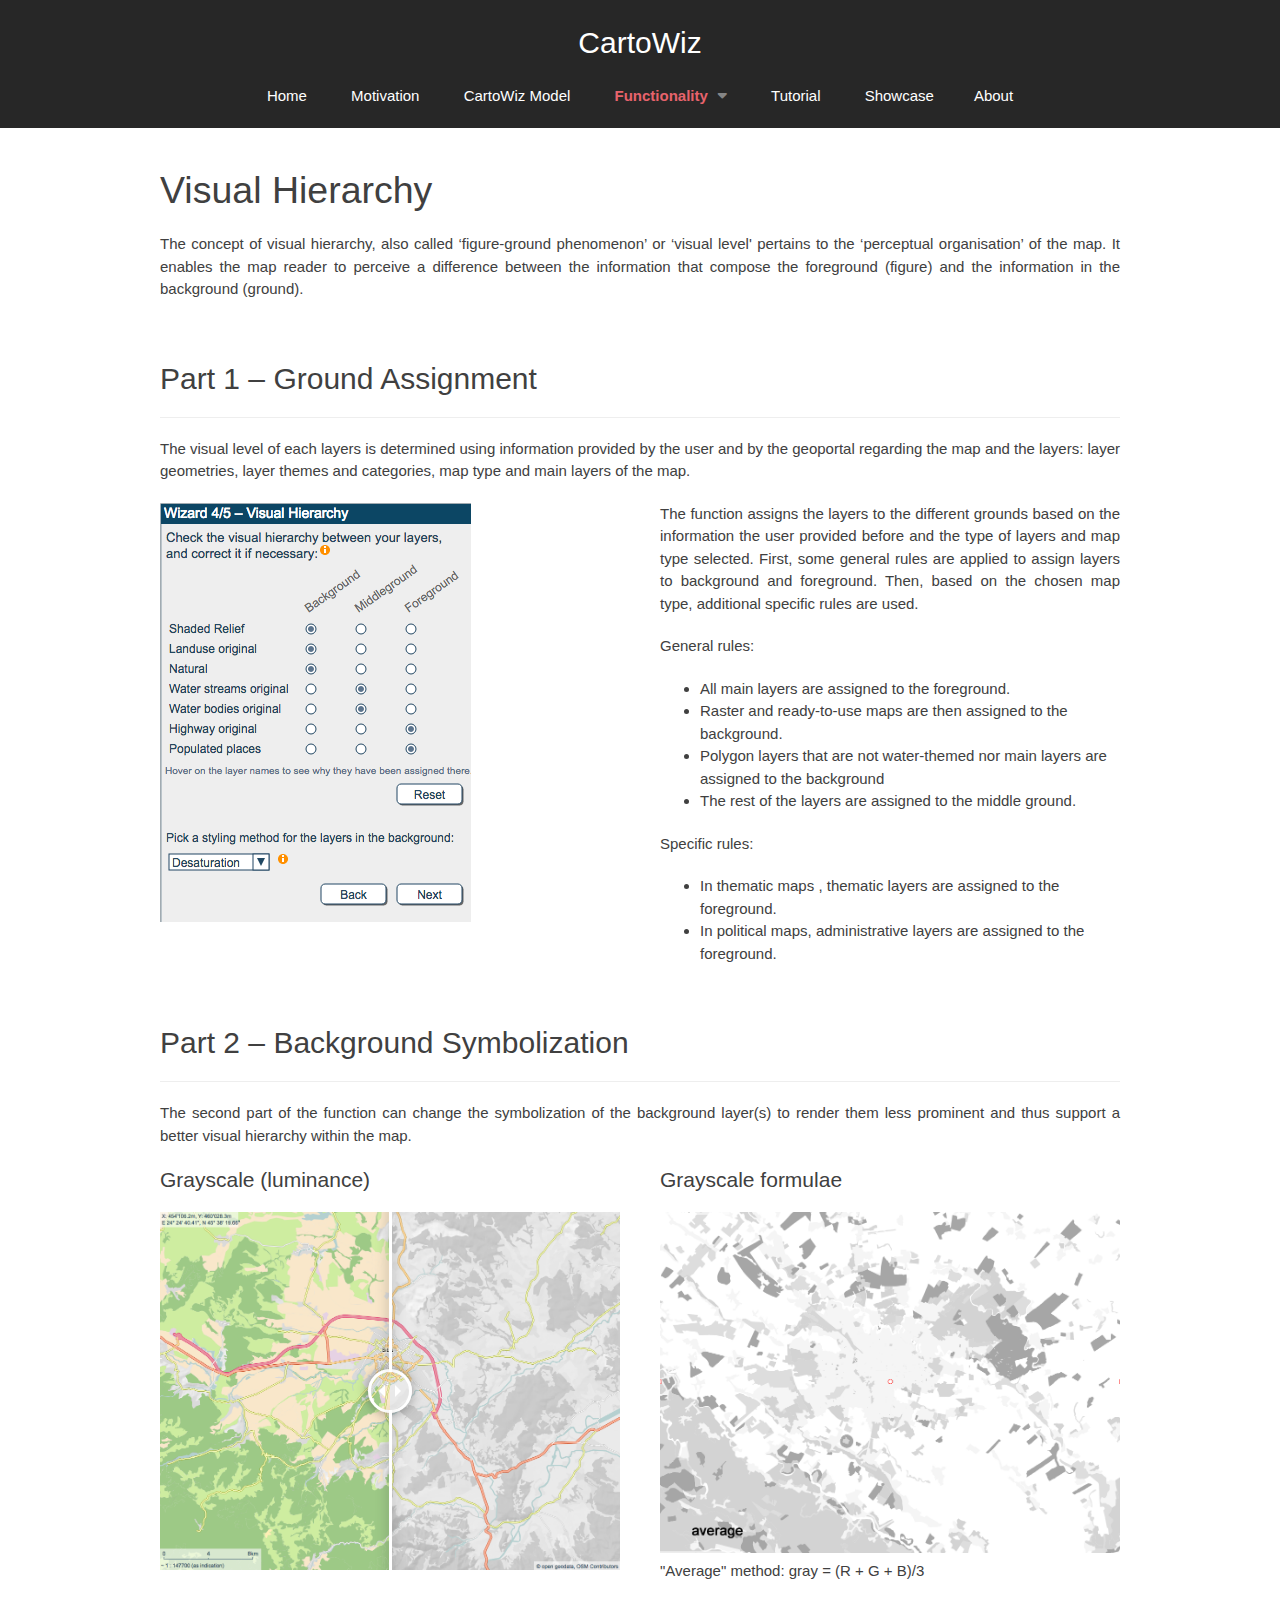
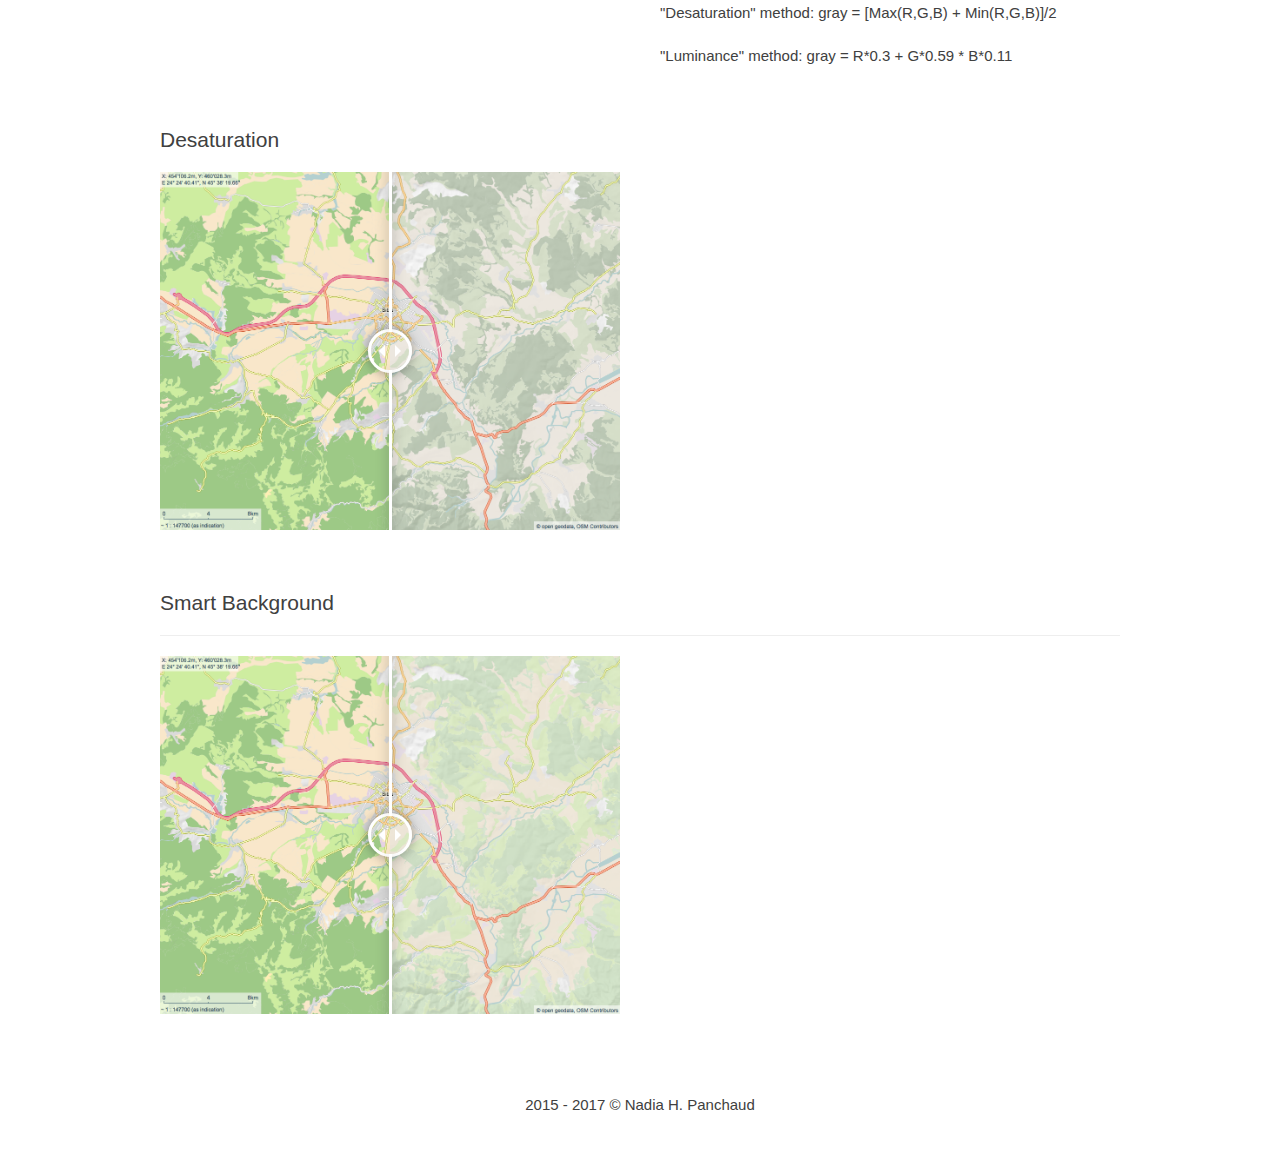
<file: cartowiz/33_visual_hierarchy.html>
<!DOCTYPE html>
<html lang="en">
<!--[if lt IE 9]> <html class="lt-ie9" lang="en" dir="ltr"> <![endif]-->
<!--[if gt IE 8]><!-->
<html class="" lang="en" dir="ltr">
<!--<![endif]-->

<head>
    <meta charset="utf-8">
    <title>CartoWiz</title>
    <meta name="viewport" content="width=device-width, initial-scale=1.0">
    <meta name="description" content="">
    <meta name="author" content="Nadia H. Panchaud">
    <link rel="icon" href="favicon.ico">
    <!-- CSS -->
    <link href="css/spark.css" rel="stylesheet">
    <link rel="stylesheet" href="css/twentytwenty.css" type="text/css" media="screen" />
    <!-- JS -->
    <script src="js/jquery-1.11.1.min.js"></script>
    <script src="js/spark.min.js"></script>
    <script src="js/jquery.event.move.js" type="text/javascript"></script>
    <script src="js/jquery.twentytwenty.js" type="text/javascript"></script>
    <script type="text/javascript">
    /*$(window).load(function() {
            $("#comparison_01").twentytwenty();
        });
        $(window).load(function() {
            $("#comparison_02").twentytwenty();
        });*/
    $(window).load(function() {
        $("#comparison_gray").twentytwenty();
    });
    $(window).load(function() {
        $("#comparison_desat").twentytwenty();
    });
    $(window).load(function() {
        $("#comparison_smart").twentytwenty();
    });
    </script>
    <!-- Support for IE8 HTML5 elements -->
    <!--[if lt IE 9]>
            <script src="http://codewithspark.com/js/html5shiv.js"></script>
        <![endif]-->
    <style>
    #big-ol-hero {
        background-color: #e7636c;
    }
    </style>
</head>

<body class="heavy-headings">
    <!-- NAVIGATION BAR -->
    <nav class="bar limit center dark sticky" role="navigation">
        <a class="brand" href="index.html">CartoWiz</a>
        <button type="button" href="#" class="nav-link btn-touch red">
            <span class="bar"></span>
            <span class="bar"></span>
            <span class="bar"></span>
        </button>
        <ul>
            <li><a href="index.html">Home</a></li>
            <li><a href="10_motivation.html">Motivation</a></li>
            <li><a href="20_model.html">CartoWiz Model</a></li>
            <li class="drop active">
                <a href="30_functionality.html">Functionality</a>
                <div class="box">
                    <ul class="inner">
                        <li><a href="31_content_compatibility.html">Content Compatibility</a></li>
                        <li><a href="32_layer_order.html">Layer Order</a></li>
                        <li><a href="#">Visual Hierarchy</a></li>
                    </ul>
                </div>
            </li>
            <!--             <li><a href="40_color_models.html">Color Models</a></li>
 -->
                        <li><a href="60_tuto.html">Tutorial</a></li>
            <li><a href="60_video.html">Showcase</a></li><li><a href="50_about.html">About</a></li>
        </ul>
    </nav>
    <main id="main">
        <!-- CONTENT -->
        <section class="container limit">
            <div class="row">
                <section class="col of-12">
                    <h2>Visual Hierarchy</h2>
                    <p>The concept of visual hierarchy, also called ‘figure-ground phenomenon’ or ‘visual level' pertains to the ‘perceptual organisation’ of the map. It enables the map reader to perceive a difference between the information that compose the foreground (figure) and the information in the background (ground). </p>
                </section>
            </div>
            <div class="row">
                <section class="col of-12">
                    <h3 class="underlined">Part 1 – Ground Assignment</h3>
                    <p>The visual level of each layers is determined using information provided by the user and by the geoportal regarding the map and the layers: layer geometries, layer themes and categories, map type and main layers of the map.</p>
                    <section class="col of-6"> <img src="img/img_sibiu_visual_planes.png"></section>
                    <section class="col of-6">
                        <p>The function assigns the layers to the different grounds based on the information the user provided before and the type of layers and map type selected. First, some general rules are applied to assign layers to background and foreground. Then, based on the chosen map type, additional specific rules are used.</p>
                        <p>General rules:
                            <ul>
                                <li>All main layers are assigned to the foreground.</li>
                                <li>Raster and ready-to-use maps are then assigned to the background.</li>
                                <li>Polygon layers that are not water-themed nor main layers are assigned to the background</li>
                                <li>The rest of the layers are assigned to the middle ground.</li>
                            </ul></p>
                            <p>Specific rules:
                            <ul>
                                <li>In thematic maps , thematic layers are assigned to the foreground.</li>
                                <li>In political maps, administrative layers are assigned to the foreground.</li>
                            </ul>
                        </p>
                    </section>
                </section>
            </div>
            <div class="row">
                <section class="col of-12 skinny">
                    <h3 class="underlined">Part 2 – Background Symbolization</h3>
                    <p>The second part of the function can change the symbolization of the background layer(s) to render them less prominent and thus support a better visual hierarchy within the map.</p>
                    <section class="col of-6 skinny">
                        <h5>Grayscale (luminance)</h5>
                        <!-- <div id="comparison_01" class='twentytwenty-container'>
                            <img src="img/00_comparison/001_original.png">
                            <img src="img/00_comparison/001_gray_luma.png">
                        </div> -->
                        <div id="comparison_gray" class="twentytwenty-container">
                            <img src="img/00_comparison/img_sibiu_initial.png">
                            <img src="img/00_comparison/img_sibiu_gray.png">
                        </div>
                    </section>
                    <section class="col of-6 skinny">
                        <h5>Grayscale formulae</h5>
                        <img src="img/00_comparison/3grayscale_example1_animated2.gif">
                        <p>"Average" method: gray = (R + G + B)/3 </p>
                        <p>"Desaturation" method: gray = [Max(R,G,B) + Min(R,G,B)]/2</p>
                        <p>"Luminance" method: gray = R*0.3 + G*0.59 * B*0.11</p>
                    </section>
                </section>
            </div>
            <div class="row">
                <section class="col of-6 skinny">
                    <h5>Desaturation</h5>
                    <div id="comparison_desat" class="twentytwenty-container">
                        <img src="img/00_comparison/img_sibiu_initial.png">
                        <img src="img/00_comparison/img_sibiu_desat.png">
                    </div>
                </section>
            </div>
            <div class="row">
                <section class="col of-12 skinny">
                    <h5 class="underlined">Smart Background</h5>
                    <section class="col of-6 skinny">
                        <!--  <div id="comparison_02" class='twentytwenty-container'>
                            <img src="img/00_comparison/001_smart_original.png">
                            <img src="img/00_comparison/001_smart_transformed.png">
                        </div> -->
                        <div id="comparison_smart" class="twentytwenty-container">
                            <img src="img/00_comparison/img_sibiu_initial.png">
                            <img src="img/00_comparison/img_sibiu_smart.png">
                        </div>
                    </section>
                    <section class="col of-6 skinny">
                    </section>
                </section>
            </div>
        </section>
    </main>
    <!-- FOOTER -->
    <footer class="container limit" id="page-footer">
        <div class="row">
            <div class="center col of-12">
                2015 - 2017 © Nadia H. Panchaud
            </div>
        </div>
    </footer>
</body>

</html>
</file>
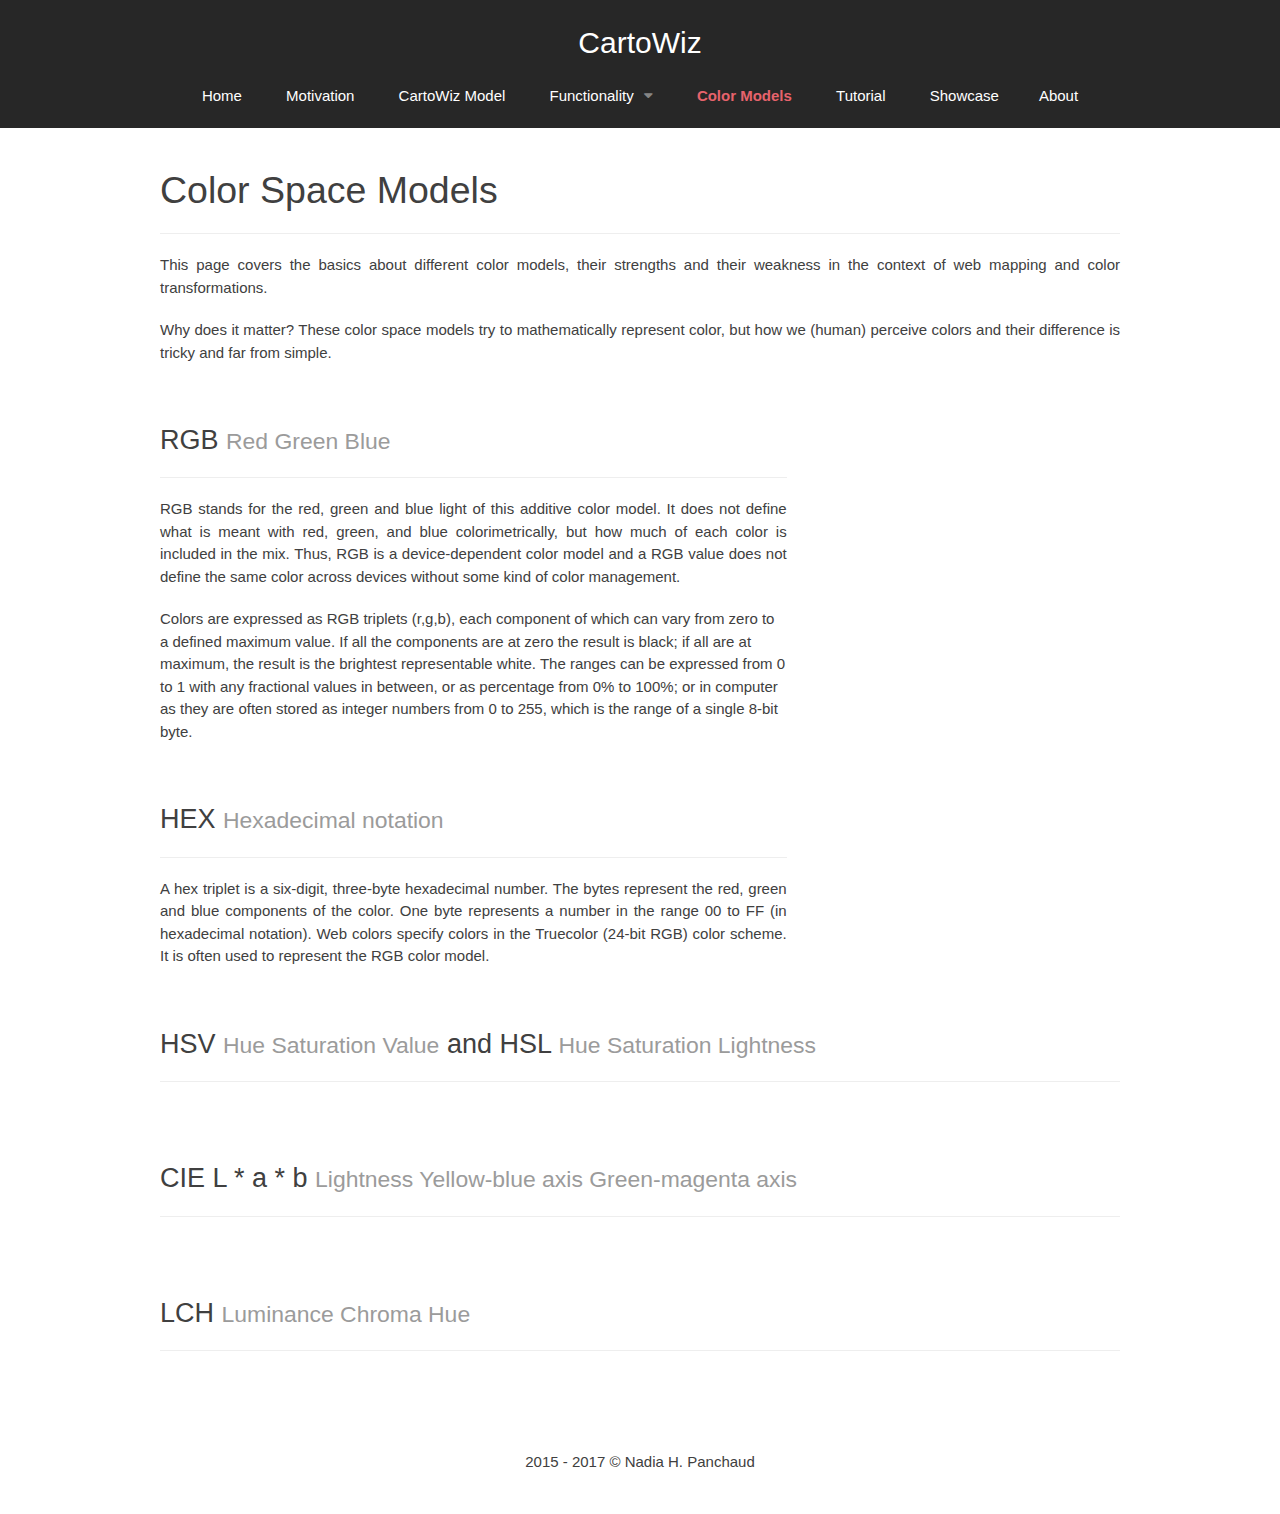
<file: cartowiz/40_color_models.html>
<!DOCTYPE html>
<html lang="en">
<!--[if lt IE 9]> <html class="lt-ie9" lang="en" dir="ltr"> <![endif]-->
<!--[if gt IE 8]><!-->
<html class="" lang="en" dir="ltr">
<!--<![endif]-->

<head>
    <meta charset="utf-8">
    <title>CartoWiz</title>
    <meta name="viewport" content="width=device-width, initial-scale=1.0">
    <meta name="description" content="">
    <meta name="author" content="Nadia H. Panchaud">
    <link rel="icon" href="favicon.ico">
    <!-- CSS -->
    <link href="css/spark.css" rel="stylesheet">
    <!-- JS -->
    <script src="js/jquery-1.11.1.min.js"></script>
    <script src="js/spark.min.js"></script>
    <!-- Support for IE8 HTML5 elements -->
    <!--[if lt IE 9]>
            <script src="http://codewithspark.com/js/html5shiv.js"></script>
        <![endif]-->
    <style>
    #big-ol-hero {
        background-color: #e7636c;
    }
    </style>
</head>

<body class="heavy-headings">
    <!-- NAVIGATION BAR -->
    <nav class="bar limit center dark sticky" role="navigation">
        <a class="brand" href="index.html">CartoWiz</a>
        <button type="button" href="#" class="nav-link btn-touch red">
            <span class="bar"></span>
            <span class="bar"></span>
            <span class="bar"></span>
        </button>
        <ul>
            <li><a href="index.html">Home</a></li>
            <li><a href="10_motivation.html">Motivation</a></li>
            <li><a href="20_model.html">CartoWiz Model</a></li>
            <li class="drop">
                <a href="30_functionality.html">Functionality</a>
                <div class="box">
                    <ul class="inner">
                        <li><a href="31_content_compatibility.html">Content Compatibility</a></li>
                        <li><a href="32_layer_order.html">Layer Order</a></li>
                        <li><a href="33_visual_hierarchy.html">Visual Hierarchy</a></li>
                    </ul>
                </div>
            </li>
            <li class="active"><a href="#">Color Models</a></li>
                        <li><a href="60_tuto.html">Tutorial</a></li>
            <li><a href="60_video.html">Showcase</a></li><li><a href="50_about.html">About</a></li>
        </ul>
    </nav>
    <main id="main">
<!-- CONTENT -->
        <section class="container limit">
            <div class="row">
             <section id="intro" class="col of-12 skinny">
                <h2 class="underlined">Color Space Models</h2>
                <p>This page covers the basics about different color models, their strengths and their weakness in the context of web mapping and color transformations.</p>
                <p> Why does it matter? These color space models try to mathematically represent color, but how we (human) perceive colors and their difference is tricky and far from simple.
                </section>
            </div>
            <div class="row">
             <section id="rgb" class="col of-8 skinny">
                <h4 class="underlined">RGB <span class="alt">Red Green Blue</span></h4>
                <p>RGB stands for the red, green and blue light of this additive color model. It does not define what is meant with red, green, and blue colorimetrically, but how much of each color is included in the mix. Thus, RGB is a device-dependent color model and a RGB value does not define the same color across devices without some kind of color management. <p>
                </p>Colors are expressed as RGB triplets (r,g,b), each component of which can vary from zero to a defined maximum value. If all the components are at zero the result is black; if all are at maximum, the result is the brightest representable white. The ranges can be expressed from 0 to 1 with any fractional values in between, or as percentage from 0% to 100%; or in computer as they are often stored as integer numbers from 0 to 255, which is the range of a single 8-bit byte.</p>
                </section>
                <section class="col of-4 skinny"></section>
            </div>
             <div class="row">
             <section id="hex" class="col of-8 skinny">
                <h4 class="underlined">HEX <span class="alt">Hexadecimal notation</span></h4>
                <p>A hex triplet is a six-digit, three-byte hexadecimal number. The bytes represent the red, green and blue components of the color. One byte represents a number in the range 00 to FF (in hexadecimal notation). Web colors specify colors in the Truecolor (24-bit RGB) color scheme. It is often used to represent the RGB color model.</p>
                </section>
                <section class="col of-4 skinny"></section>
            </div>
             <div class="row">
             <section id="hsv" class="col of-12 skinny">
                <h4 class="underlined">HSV <span class="alt">Hue Saturation Value</span> and HSL <span class="alt">Hue Saturation Lightness</span></h4>
                </section>
            </div>
                         <div class="row">
             <section id="lch" class="col of-12 skinny">
                <h4 class="underlined">CIE L * a * b  <span class="alt">Lightness Yellow-blue axis Green-magenta axis</span></h4>
                </section>
            </div>
             <div class="row">
             <section id="lch" class="col of-12 skinny">
                <h4 class="underlined">LCH <span class="alt">Luminance Chroma Hue</span></h4>
                </section>
            </div>

        </section>
    </main>
    <!-- FOOTER -->
    <footer class="container limit" id="page-footer">
        <div class="row">
            <div class="center col of-12">
                2015 - 2017 © Nadia H. Panchaud
            </div>
        </div>
    </footer>
</body>

</html>
</file>
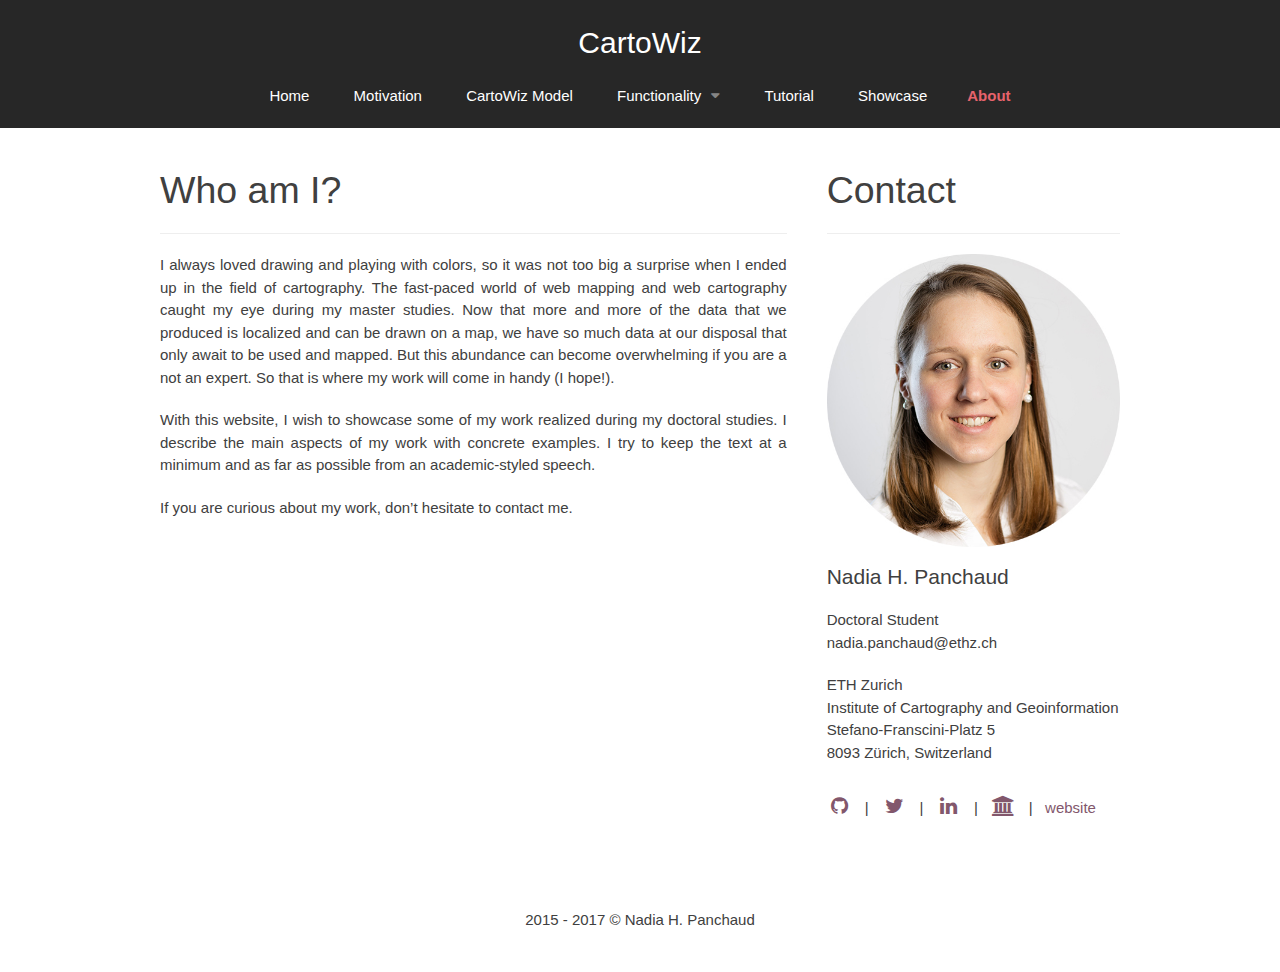
<file: cartowiz/50_about.html>
<!DOCTYPE html>
<html lang="en">
<!--[if lt IE 9]> <html class="lt-ie9" lang="en" dir="ltr"> <![endif]-->
<!--[if gt IE 8]><!-->
<html class="" lang="en" dir="ltr">
<!--<![endif]-->

<head>
    <meta charset="utf-8">
    <title>CartoWiz</title>
    <meta name="viewport" content="width=device-width, initial-scale=1.0">
    <meta name="description" content="">
    <meta name="author" content="Nadia H. Panchaud">
    <link rel="icon" href="favicon.ico">
    <!-- CSS -->
    <link href="css/spark.css" rel="stylesheet">
    <!-- JS -->
    <script src="js/jquery-1.11.1.min.js"></script>
    <script src="js/spark.min.js"></script>
    <!-- Support for IE8 HTML5 elements -->
    <!--[if lt IE 9]>
            <script src="http://codewithspark.com/js/html5shiv.js"></script>
        <![endif]-->
    <style>
    #big-ol-hero {
        background-color: #e7636c;
    }
    </style>
</head>

<body class="heavy-headings">
    <!-- NAVIGATION BAR -->
    <nav class="bar limit center dark sticky" role="navigation">
        <a class="brand" href="index.html">CartoWiz</a>
        <button type="button" href="#" class="nav-link btn-touch red">
            <span class="bar"></span>
            <span class="bar"></span>
            <span class="bar"></span>
        </button>
        <ul>
            <li><a href="index.html">Home</a></li>
            <li><a href="10_motivation.html">Motivation</a></li>
            <li><a href="20_model.html">CartoWiz Model</a></li>
            <li class="drop">
                <a href="30_functionality.html">Functionality</a>
                <div class="box">
                    <ul class="inner">
                        <li><a href="31_content_compatibility.html">Content Compatibility</a></li>
                        <li><a href="32_layer_order.html">Layer Order</a></li>
                        <li><a href="33_visual_hierarchy.html">Visual Hierarchy</a></li>
                    </ul>
                </div>
            </li>
<!--             <li><a href="40_color_models.html">Color Models</a></li>
 -->                        <li><a href="60_tuto.html">Tutorial</a></li>
            <li><a href="60_video.html">Showcase</a></li><li class="active"><a href="#">About</a></li>
        </ul>
    </nav>
    <main id="main">
        <!-- CONTENT -->
        <section class="container limit">
            <div class="row">
                <section id="about" class="col of-8 skinny">
                    <h2 class="underlined">Who am I?</h2>
                    <p>I always loved drawing and playing with colors, so it was not too big a surprise when I ended up in the field of cartography. The fast-paced world of web mapping and web cartography caught my eye during my master studies. Now that more and more of the data that we produced is localized and can be drawn on a map, we have so much data at our disposal that only await to be used and mapped. But this abundance can become overwhelming if you are a not an expert. So that is where my work will come in handy (I hope!).</p>
                    <p>With this website, I wish to showcase some of my work realized during my doctoral studies. I describe the main aspects of my work with concrete examples. I try to keep the text at a minimum and as far as possible from an academic-styled speech.</p>
                    <p>If you are curious about my work, don’t hesitate to contact me.</p>
                </section>
                <section id="contact" class="col of-4 skinny">
                    <h2 class="underlined">Contact</h2>
                    <img src="img/portrait.jpg">
                    <h5> Nadia H. Panchaud</h5>
                    <p>Doctoral Student </br>nadia.panchaud@ethz.ch </p>
                    <p>ETH Zurich </br>Institute of Cartography and Geoinformation </br>Stefano-Franscini-Platz 5 </br>8093 Zürich, Switzerland</p>
                    <p><a title="Follow me on GitHub" href="https://github.com/npanchaud" target="_blank" class="btn-social "><i class="fa fa-fw fa-github"></i></a> &nbsp; | &nbsp;
                    <a title="Follow me on Twitter" href="https://twitter.com/NadiaPanch" target="_blank" class="btn-social"><i class="fa fa-fw fa-twitter"></i></a> &nbsp; | &nbsp;
                    <a title="Follow me on LinkedIn" href="https://ch.linkedin.com/pub/nadia-panchaud/a6/5b4/6a/en" target="_blank" class="btn-social"><i class="fa fa-fw fa-linkedin"></i></a> &nbsp; | &nbsp;
                    <a title="Follow me on ResearchGate" href="https://www.researchgate.net/profile/Nadia_Panchaud" target="_blank" class="btn-social"><i class="fa fa-fw fa-university"></i></a> &nbsp; | &nbsp;
                    <a title="Visit my academic website" href="http://npanchaud.github.io/" target="_blank">website</a>
                    </p>
                </section>
            </div>
        </section>
    </main>
    <!-- FOOTER -->
    <footer class="container limit" id="page-footer">
        <div class="row">
            <div class="center col of-12">
                2015 - 2017 © Nadia H. Panchaud
            </div>
        </div>
    </footer>
</body>

</html>
</file>
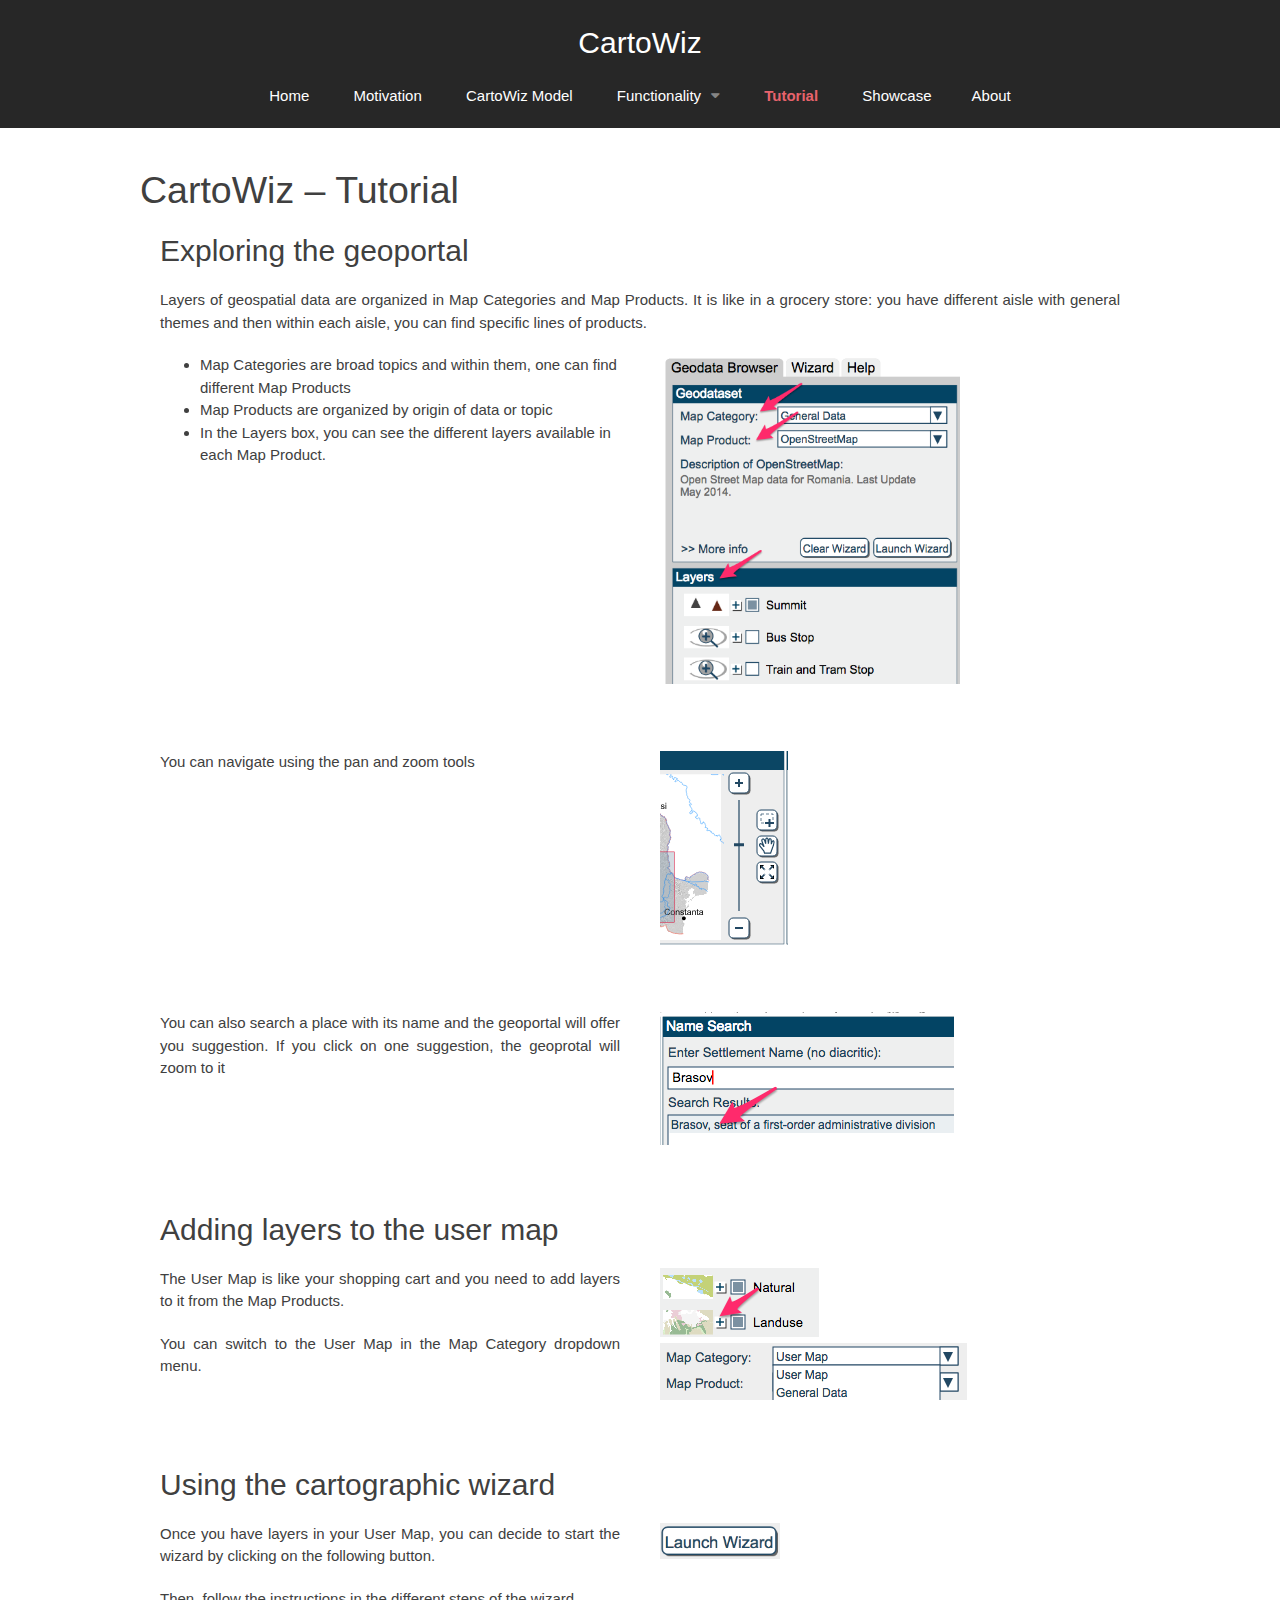
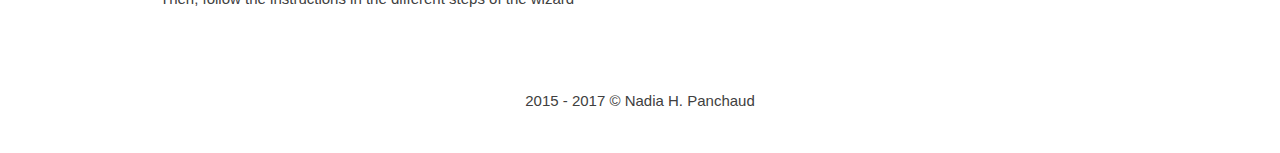
<file: cartowiz/60_tuto.html>
<!DOCTYPE html>
<html lang="en">
<!--[if lt IE 9]> <html class="lt-ie9" lang="en" dir="ltr"> <![endif]-->
<!--[if gt IE 8]><!-->
<html class="" lang="en" dir="ltr">
<!--<![endif]-->

<head>
    <meta charset="utf-8">
    <title>CartoWiz</title>
    <meta name="viewport" content="width=device-width, initial-scale=1.0">
    <meta name="description" content="">
    <meta name="author" content="Nadia H. Panchaud">
    <link rel="icon" href="favicon.ico">
    <!-- CSS -->
    <link href="css/spark.css" rel="stylesheet">
    <!-- JS -->
    <script src="js/jquery-1.11.1.min.js"></script>
    <script src="js/spark.min.js"></script>
    <!-- Support for IE8 HTML5 elements -->
    <!--[if lt IE 9]>
            <script src="http://codewithspark.com/js/html5shiv.js"></script>
        <![endif]-->
    <style>
    #big-ol-hero {
        background-color: #e7636c;
    }
    </style>
</head>

<body class="heavy-headings">
    <!-- NAVIGATION BAR -->
    <nav class="bar limit center dark sticky" role="navigation">
        <a class="brand" href="index.html">CartoWiz</a>
        <button type="button" href="#" class="nav-link btn-touch red">
            <span class="bar"></span>
            <span class="bar"></span>
            <span class="bar"></span>
        </button>
        <ul>
            <li><a href="index.html">Home</a></li>
            <li><a href="10_motivation.html">Motivation</a></li>
            <li><a href="20_model.html">CartoWiz Model</a></li>
            <li class="drop">
                <a href="30_functionality.html">Functionality</a>
                <div class="box">
                    <ul class="inner">
                        <li><a href="31_content_compatibility.html">Content Compatibility</a></li>
                        <li><a href="32_layer_order.html">Layer Order</a></li>
                        <li><a href="33_visual_hierarchy.html">Visual Hierarchy</a></li>
                    </ul>
                </div>
            </li>
            <!--             <li><a href="40_color_models.html">Color Models</a></li>-->
            <li class="active"><a href="#">Tutorial</a></li>
            <li><a href="60_video.html">Showcase</a>
            <li><a href="50_about.html">About</a></li>
        </ul>
    </nav>
    <main id="main">
        <!-- CONTENT -->
        <section class="container limit">
            <div class="row">
                <h2>CartoWiz – Tutorial</h2>
                <section class="col of-12">
                    <h3>Exploring the geoportal</h3>
                    <div class="row">
                        <p>Layers of geospatial data are organized in Map Categories and Map Products. It is like in a grocery store: you have different aisle with general themes and then within each aisle, you can find specific lines of products.</p>
                        <section class="col of-6">
                            <ul>
                                <li>Map Categories are broad topics and within them, one can find different Map Products</li>
                                <li>Map Products are organized by origin of data or topic</li>
                                <li>In the Layers box, you can see the different layers available in each Map Product.</li>
                            </ul>
                        </section>
                        <section class="col of-6">
                            <img src="tuto_mapCat_mapProd.png" width="300px">
                        </section>
                    </div>
                    <div class="row">
                        <section class="col of-6">
                            <p>You can navigate using the pan and zoom tools</p>
                        </section>
                        <section class="col of-6"> <img src="tuto_nav.png"></section>
                    </div>
                    <div class="row">
                        <section class="col of-6">
                            <p>You can also search a place with its name and the geoportal will offer you suggestion. If you click on one suggestion, the geoprotal will zoom to it</p>
                        </section>
                        <section class="col of-6"><img src="tuto_search_name.png"></section>
                    </div>
                    </p>
                    <h3>Adding layers to the user map</h3>
                    <div class="row">
                        <section class="col of-6">
                            <p>The User Map is like your shopping cart and you need to add layers to it from the Map Products.
                            </p>
                            <p>You can switch to the User Map in the Map Category dropdown menu.</p>
                        </section>
                        <section class="col of-6">
                            <img src="tuto_add_layer.png">
                            <img src="tuto_user_map.png">
                        </section>
                    </div>
                    <h3>Using the cartographic wizard</h3>
                    <div class="row">
                        <section class="col of-6">
                            <p>Once you have layers in your User Map, you can decide to start the wizard by clicking on the following button.</p>
                            <p>Then, follow the instructions in the different steps of the wizard</p>
                        </section>
                        <section class="col of-6">
                            <img src="launch_wizard.png" width="120px">
                        </section>
                    </div>
                </section>
            </div>
        </section>
    </main>
    <!-- FOOTER -->
    <footer class="container limit" id="page-footer">
        <div class="row">
            <div class="center col of-12">
                2015 - 2017 © Nadia H. Panchaud
            </div>
        </div>
    </footer>
</body>

</html>
</file>
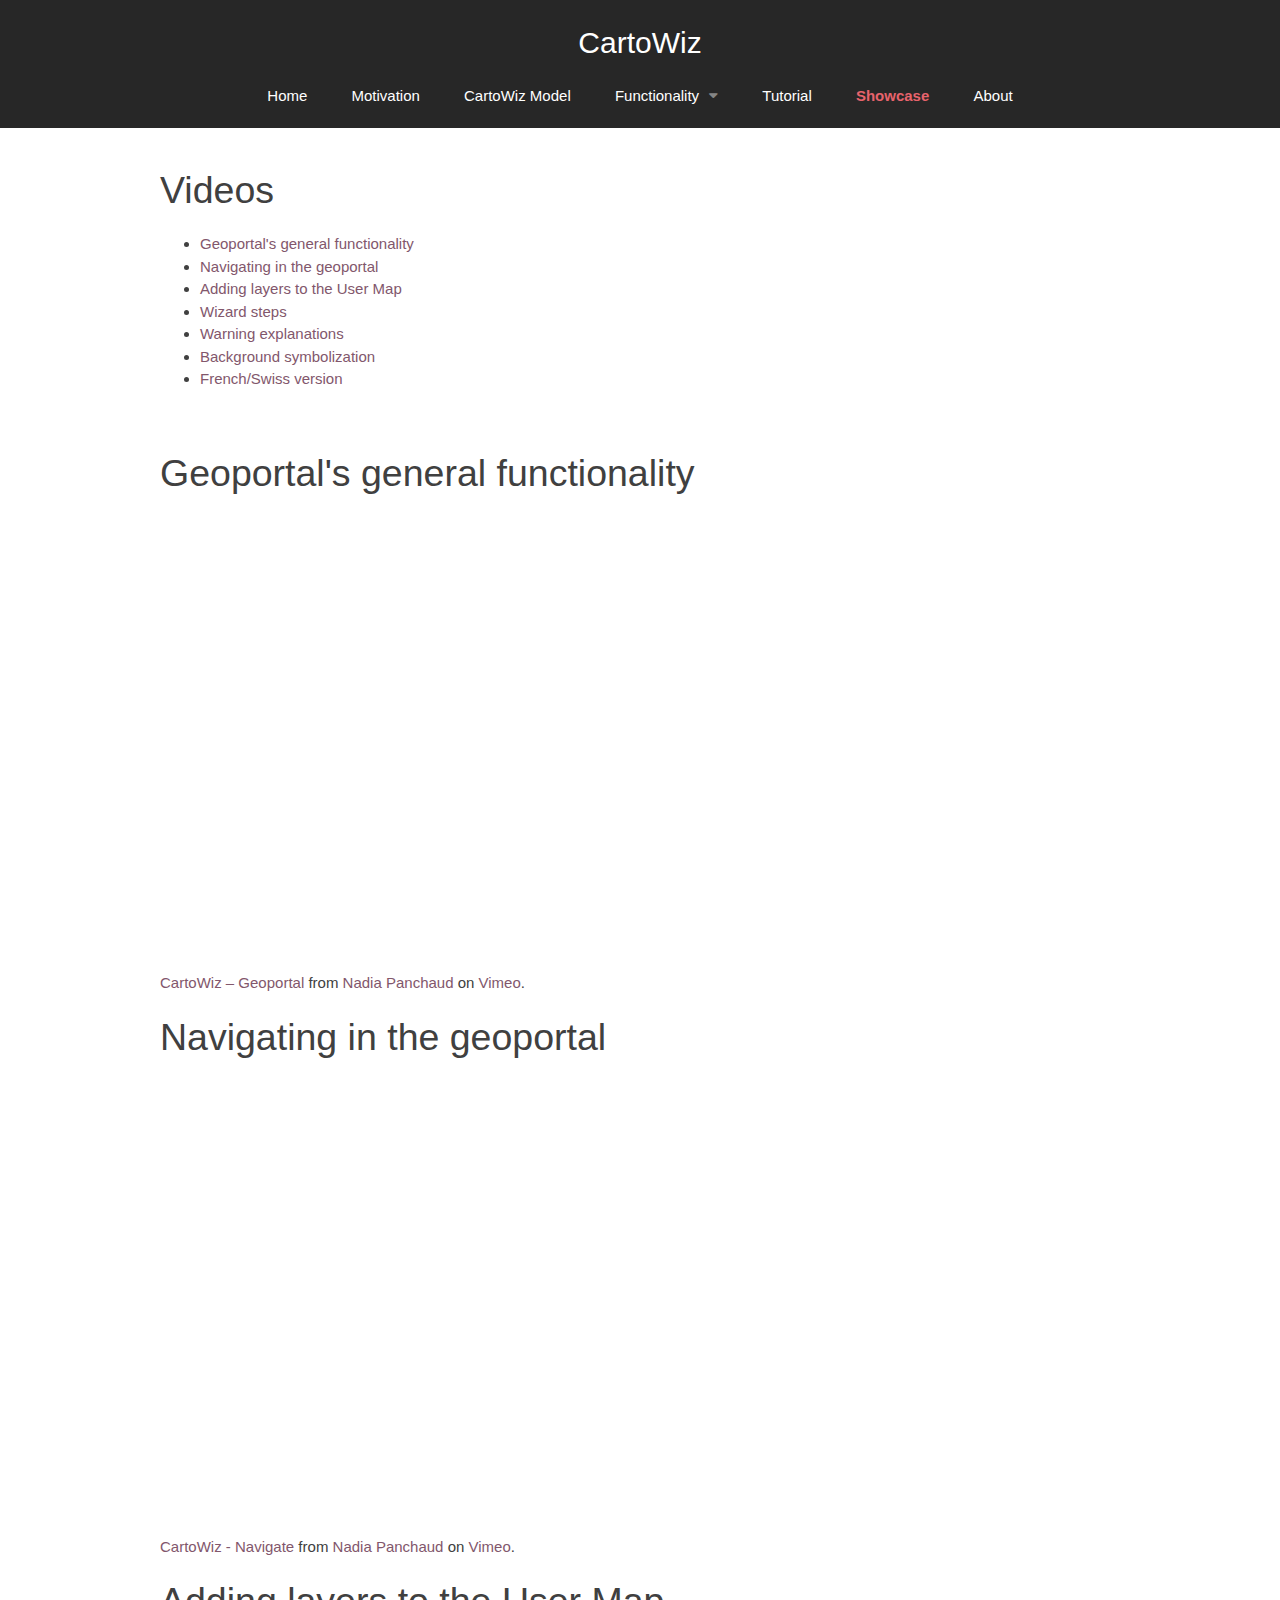
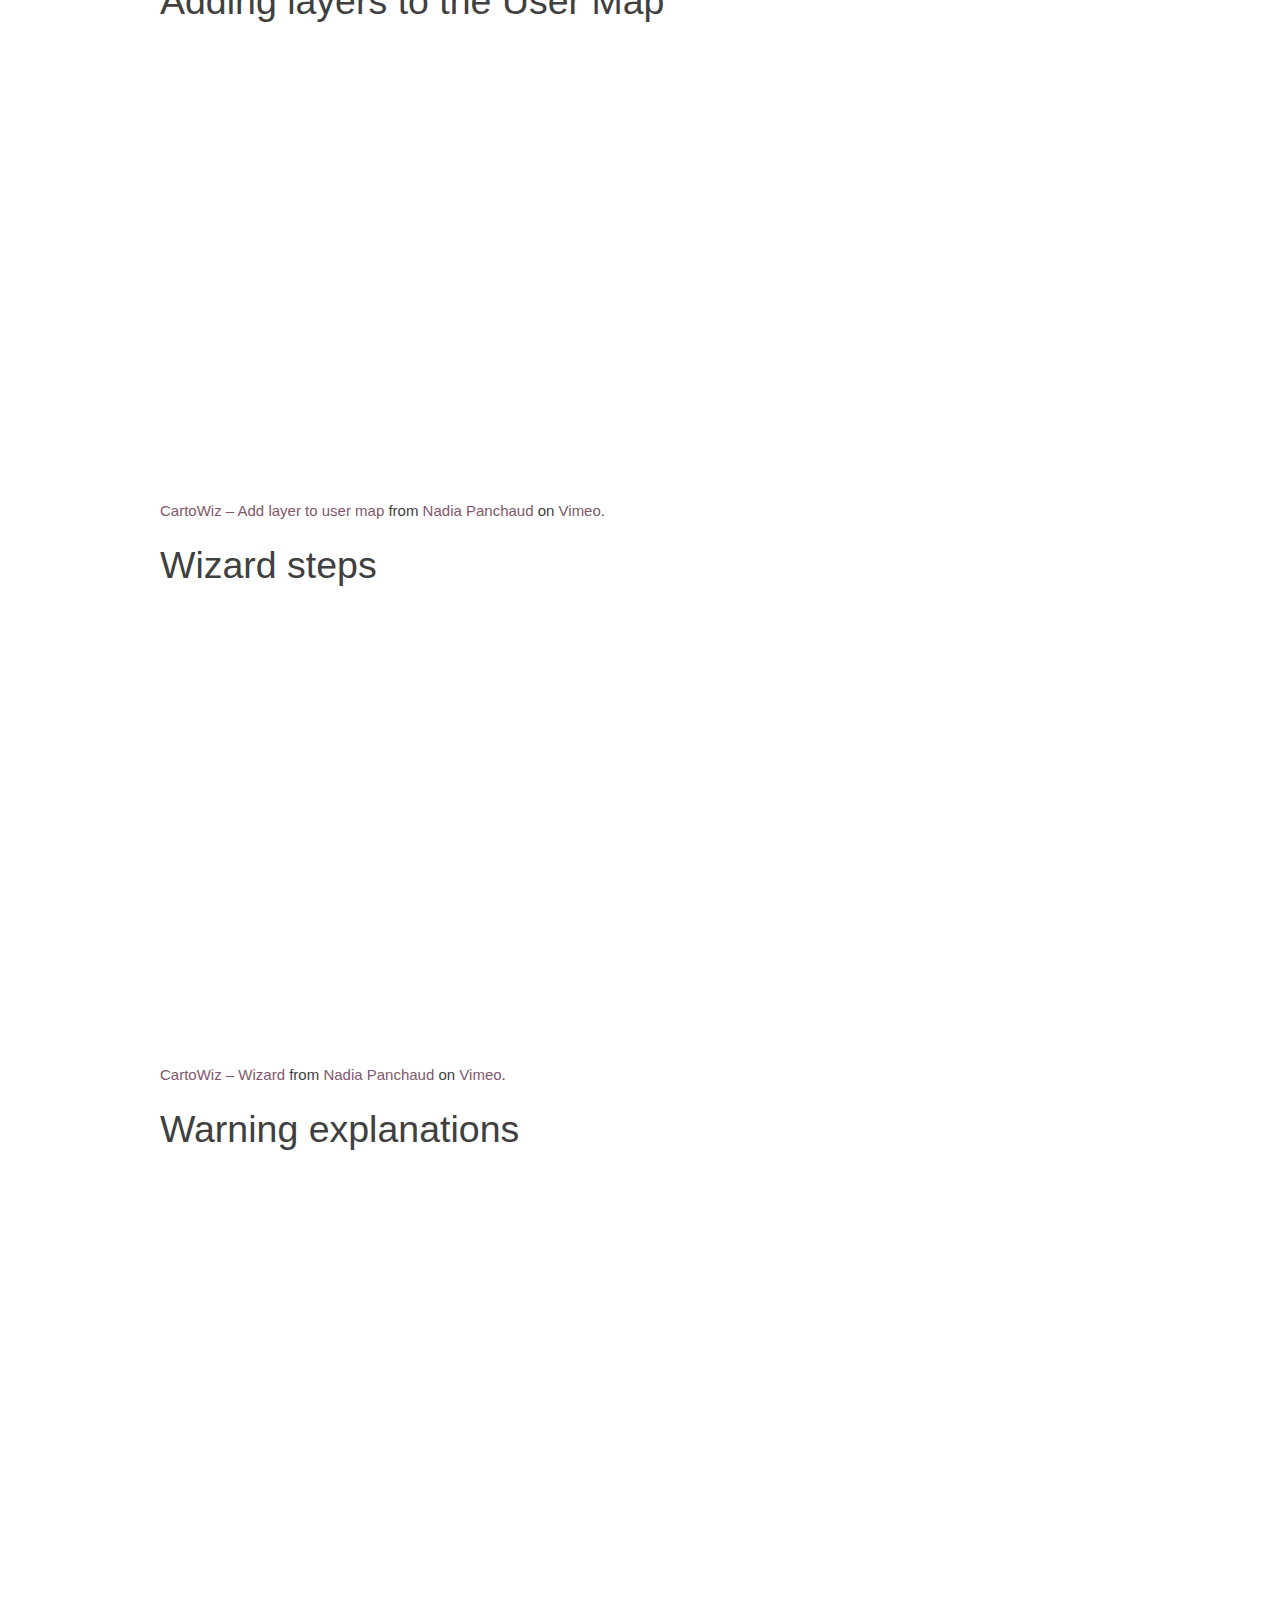
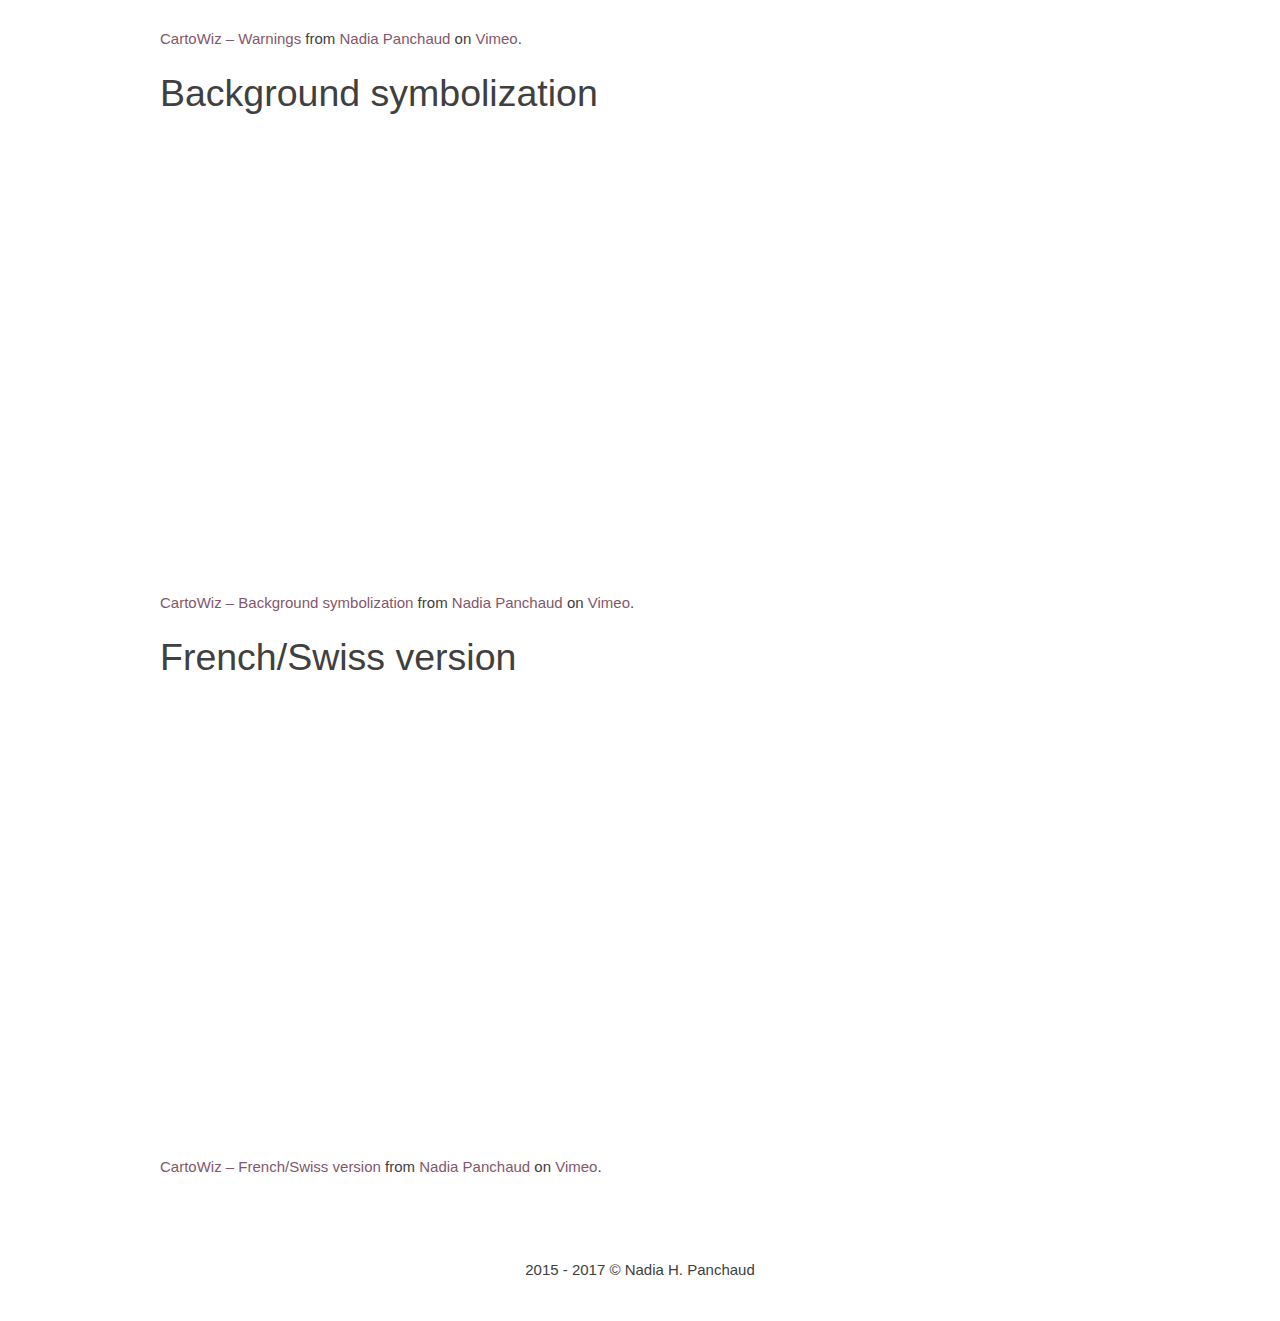
<file: cartowiz/60_video.html>
<!DOCTYPE html>
<html lang="en">
<!--[if lt IE 9]> <html class="lt-ie9" lang="en" dir="ltr"> <![endif]-->
<!--[if gt IE 8]><!-->
<html class="" lang="en" dir="ltr">
<!--<![endif]-->

<head>
    <meta charset="utf-8">
    <title>CartoWiz</title>
    <meta name="viewport" content="width=device-width, initial-scale=1.0">
    <meta name="description" content="">
    <meta name="author" content="Nadia H. Panchaud">
    <link rel="icon" href="favicon.ico">
    <!-- CSS -->
    <link href="css/spark.css" rel="stylesheet">
    <!-- JS -->
    <script src="js/jquery-1.11.1.min.js"></script>
    <script src="js/spark.min.js"></script>
    <!-- Support for IE8 HTML5 elements -->
    <!--[if lt IE 9]>
            <script src="http://codewithspark.com/js/html5shiv.js"></script>
        <![endif]-->
    <style>
    #big-ol-hero {
        background-color: #e7636c;
    }
    </style>
</head>

<body class="heavy-headings">
    <!-- NAVIGATION BAR -->
    <nav class="bar limit center dark sticky" role="navigation">
        <a class="brand" href="index.html">CartoWiz</a>
        <button type="button" href="#" class="nav-link btn-touch red">
            <span class="bar"></span>
            <span class="bar"></span>
            <span class="bar"></span>
        </button>
        <ul>
            <li><a href="index.html">Home</a></li>
            <li><a href="10_motivation.html">Motivation</a></li>
            <li><a href="20_model.html">CartoWiz Model</a></li>
            <li class="drop">
                <a href="30_functionality.html">Functionality</a>
                <div class="box">
                    <ul class="inner">
                        <li><a href="31_content_compatibility.html">Content Compatibility</a></li>
                        <li><a href="32_layer_order.html">Layer Order</a></li>
                        <li><a href="33_visual_hierarchy.html">Visual Hierarchy</a></li>
                    </ul>
                </div>
            </li>
            <!--             <li><a href="40_color_models.html">Color Models</a></li>-->
            <li><a href="60_tuto.html">Tutorial</a></li>
            <li class="active"><a href="#">Showcase</a></li>
            <li><a href="50_about.html">About</a></li>
        </ul>
    </nav>
    <main id="main">
        <!-- CONTENT -->
        <section class="container limit">
            <div class="row">
                <section class="col of-12">
                    <h2>Videos</h2>
                    <ul>
                        <li><a href="#geoportal_general">Geoportal's general functionality</a></li>
                        <li><a href="#geoportal_nav">Navigating in the geoportal</a></li>
                        <li><a href="#geoportal_add_layers">Adding layers to the User Map</a></li>
                        <li><a href="#cartowiz_wizard">Wizard steps</a></li>
                        <li><a href="#cartowiz_warning">Warning explanations</a></li>
                        <li><a href="#cartowiz_background">Background symbolization</a></li>
                        <li><a href="#ign_ch">French/Swiss version</a></li>
                    </ul>
                </section>
            </div>
            <div class="row">
                <section class="col of-12">
                    <h2 id="geoportal_general">Geoportal's general functionality</h2>
                    <iframe src="https://player.vimeo.com/video/223452136?byline=0&portrait=0" width="800" height="450" frameborder="0" webkitallowfullscreen mozallowfullscreen allowfullscreen></iframe>
                    <p><a href="https://vimeo.com/223452136">CartoWiz &ndash; Geoportal</a> from <a href="https://vimeo.com/user67146433">Nadia Panchaud</a> on <a href="https://vimeo.com">Vimeo</a>.</p>

                    <h2 id="geoportal_nav">Navigating in the geoportal</h2>
                    <iframe src="https://player.vimeo.com/video/221141614?byline=0&portrait=0" width="800" height="450" frameborder="0" webkitallowfullscreen mozallowfullscreen allowfullscreen></iframe>
                    <p><a href="https://vimeo.com/221141614">CartoWiz - Navigate</a> from <a href="https://vimeo.com/user67146433">Nadia Panchaud</a> on <a href="https://vimeo.com">Vimeo</a>.</p>

                    <h2 id="geoportal_add_layers">Adding layers to the User Map</h2>
                    <iframe src="https://player.vimeo.com/video/221136420?byline=0&portrait=0" width="800" height="450" frameborder="0" webkitallowfullscreen mozallowfullscreen allowfullscreen></iframe>
                    <p><a href="https://vimeo.com/221136420">CartoWiz &ndash; Add layer to user map</a> from <a href="https://vimeo.com/user67146433">Nadia Panchaud</a> on <a href="https://vimeo.com">Vimeo</a>.</p>

                    <h2 id="cartowiz_wizard">Wizard steps</h2>
                    <iframe src="https://player.vimeo.com/video/225821304?byline=0&portrait=0" width="800" height="450" frameborder="0" webkitallowfullscreen mozallowfullscreen allowfullscreen></iframe>
<p><a href="https://vimeo.com/225821304">CartoWiz &ndash; Wizard</a> from <a href="https://vimeo.com/user67146433">Nadia Panchaud</a> on <a href="https://vimeo.com">Vimeo</a>.</p>

                    <h2 id="cartowiz_warning">Warning explanations</h2>
                    <iframe src="https://player.vimeo.com/video/225818642?byline=0&portrait=0" width="800" height="450" frameborder="0" webkitallowfullscreen mozallowfullscreen allowfullscreen></iframe>
<p><a href="https://vimeo.com/225818642">CartoWiz &ndash; Warnings</a> from <a href="https://vimeo.com/user67146433">Nadia Panchaud</a> on <a href="https://vimeo.com">Vimeo</a>.</p>

                    <h2 id="cartowiz_background">Background symbolization</h2>
                    <iframe src="https://player.vimeo.com/video/225817163?byline=0&portrait=0" width="800" height="450" frameborder="0" webkitallowfullscreen mozallowfullscreen allowfullscreen></iframe>
                    <p><a href="https://vimeo.com/225817163">CartoWiz &ndash; Background symbolization</a> from <a href="https://vimeo.com/user67146433">Nadia Panchaud</a> on <a href="https://vimeo.com">Vimeo</a>.</p>

                    <h2 id="ign_ch">French/Swiss version</h2>
                    <iframe src="https://player.vimeo.com/video/225817436?byline=0&portrait=0" width="800" height="450" frameborder="0" webkitallowfullscreen mozallowfullscreen allowfullscreen></iframe>
                    <p><a href="https://vimeo.com/225817436">CartoWiz &ndash; French/Swiss version</a> from <a href="https://vimeo.com/user67146433">Nadia Panchaud</a> on <a href="https://vimeo.com">Vimeo</a>.</p>
                </section>
            </div>
        </section>
    </main>
    <!-- FOOTER -->
    <footer class="container limit" id="page-footer">
        <div class="row">
            <div class="center col of-12">
                2015 - 2017 © Nadia H. Panchaud
            </div>
        </div>
    </footer>
</body>

</html>
</file>
<file: cartowiz/css/twentytwenty.css>
.twentytwenty-horizontal .twentytwenty-handle:before, .twentytwenty-horizontal .twentytwenty-handle:after, .twentytwenty-vertical .twentytwenty-handle:before, .twentytwenty-vertical .twentytwenty-handle:after {
  content: " ";
  display: block;
  background: white;
  position: absolute;
  z-index: 30;
  -webkit-box-shadow: 0px 0px 12px rgba(51, 51, 51, 0.5);
  -moz-box-shadow: 0px 0px 12px rgba(51, 51, 51, 0.5);
  box-shadow: 0px 0px 12px rgba(51, 51, 51, 0.5); }

.twentytwenty-horizontal .twentytwenty-handle:before, .twentytwenty-horizontal .twentytwenty-handle:after {
  width: 3px;
  height: 9999px;
  left: 50%;
  margin-left: -1.5px; }

.twentytwenty-vertical .twentytwenty-handle:before, .twentytwenty-vertical .twentytwenty-handle:after {
  width: 9999px;
  height: 3px;
  top: 50%;
  margin-top: -1.5px; }

.twentytwenty-before-label, .twentytwenty-after-label, .twentytwenty-overlay {
  position: absolute;
  top: 0;
  width: 100%;
  height: 100%; }

.twentytwenty-before-label, .twentytwenty-after-label, .twentytwenty-overlay {
  -webkit-transition-duration: 0.5s;
  -moz-transition-duration: 0.5s;
  transition-duration: 0.5s; }

.twentytwenty-before-label, .twentytwenty-after-label {
  -webkit-transition-property: opacity;
  -moz-transition-property: opacity;
  transition-property: opacity; }

.twentytwenty-before-label:before, .twentytwenty-after-label:before {
  color: white;
  font-size: 13px;
  letter-spacing: 0.1em; }

.twentytwenty-before-label:before, .twentytwenty-after-label:before {
  position: absolute;
  background: rgba(255, 255, 255, 0.2);
  line-height: 38px;
  padding: 0 20px;
  -webkit-border-radius: 2px;
  -moz-border-radius: 2px;
  border-radius: 2px; }

.twentytwenty-horizontal .twentytwenty-before-label:before, .twentytwenty-horizontal .twentytwenty-after-label:before {
  top: 50%;
  margin-top: -19px; }

.twentytwenty-vertical .twentytwenty-before-label:before, .twentytwenty-vertical .twentytwenty-after-label:before {
  left: 50%;
  margin-left: -45px;
  text-align: center;
  width: 90px; }

.twentytwenty-left-arrow, .twentytwenty-right-arrow, .twentytwenty-up-arrow, .twentytwenty-down-arrow {
  width: 0;
  height: 0;
  border: 6px inset transparent;
  position: absolute; }

.twentytwenty-left-arrow, .twentytwenty-right-arrow {
  top: 50%;
  margin-top: -6px; }

.twentytwenty-up-arrow, .twentytwenty-down-arrow {
  left: 50%;
  margin-left: -6px; }

.twentytwenty-container {
  -webkit-box-sizing: content-box;
  -moz-box-sizing: content-box;
  box-sizing: content-box;
  z-index: 0;
  overflow: hidden;
  position: relative;
  -webkit-user-select: none;
  -moz-user-select: none; }
  .twentytwenty-container img {
    max-width: 100%;
    position: absolute;
    top: 0;
    display: block; }
  .twentytwenty-container.active .twentytwenty-overlay, .twentytwenty-container.active :hover.twentytwenty-overlay {
    background: rgba(0, 0, 0, 0); }
    .twentytwenty-container.active .twentytwenty-overlay .twentytwenty-before-label,
    .twentytwenty-container.active .twentytwenty-overlay .twentytwenty-after-label, .twentytwenty-container.active :hover.twentytwenty-overlay .twentytwenty-before-label,
    .twentytwenty-container.active :hover.twentytwenty-overlay .twentytwenty-after-label {
      opacity: 0; }
  .twentytwenty-container * {
    -webkit-box-sizing: content-box;
    -moz-box-sizing: content-box;
    box-sizing: content-box; }

.twentytwenty-before-label {
  opacity: 0; }
  .twentytwenty-before-label:before {
    content: "Before"; }

.twentytwenty-after-label {
  opacity: 0; }
  .twentytwenty-after-label:before {
    content: "After"; }

.twentytwenty-horizontal .twentytwenty-before-label:before {
  left: 10px; }

.twentytwenty-horizontal .twentytwenty-after-label:before {
  right: 10px; }

.twentytwenty-vertical .twentytwenty-before-label:before {
  top: 10px; }

.twentytwenty-vertical .twentytwenty-after-label:before {
  bottom: 10px; }

.twentytwenty-overlay {
  -webkit-transition-property: background;
  -moz-transition-property: background;
  transition-property: background;
  background: rgba(0, 0, 0, 0);
  z-index: 25; }
  .twentytwenty-overlay:hover {
    background: rgba(0, 0, 0, 0.5); }
    .twentytwenty-overlay:hover .twentytwenty-after-label {
      opacity: 1; }
    .twentytwenty-overlay:hover .twentytwenty-before-label {
      opacity: 1; }

.twentytwenty-before {
  z-index: 20; }

.twentytwenty-after {
  z-index: 10; }

.twentytwenty-handle {
  height: 38px;
  width: 38px;
  position: absolute;
  left: 50%;
  top: 50%;
  margin-left: -22px;
  margin-top: -22px;
  border: 3px solid white;
  -webkit-border-radius: 1000px;
  -moz-border-radius: 1000px;
  border-radius: 1000px;
  -webkit-box-shadow: 0px 0px 12px rgba(51, 51, 51, 0.5);
  -moz-box-shadow: 0px 0px 12px rgba(51, 51, 51, 0.5);
  box-shadow: 0px 0px 12px rgba(51, 51, 51, 0.5);
  z-index: 40;
  cursor: pointer; }

.twentytwenty-horizontal .twentytwenty-handle:before {
  bottom: 50%;
  margin-bottom: 22px;
  -webkit-box-shadow: 0 3px 0 white, 0px 0px 12px rgba(51, 51, 51, 0.5);
  -moz-box-shadow: 0 3px 0 white, 0px 0px 12px rgba(51, 51, 51, 0.5);
  box-shadow: 0 3px 0 white, 0px 0px 12px rgba(51, 51, 51, 0.5); }
.twentytwenty-horizontal .twentytwenty-handle:after {
  top: 50%;
  margin-top: 22px;
  -webkit-box-shadow: 0 -3px 0 white, 0px 0px 12px rgba(51, 51, 51, 0.5);
  -moz-box-shadow: 0 -3px 0 white, 0px 0px 12px rgba(51, 51, 51, 0.5);
  box-shadow: 0 -3px 0 white, 0px 0px 12px rgba(51, 51, 51, 0.5); }

.twentytwenty-vertical .twentytwenty-handle:before {
  left: 50%;
  margin-left: 22px;
  -webkit-box-shadow: 3px 0 0 white, 0px 0px 12px rgba(51, 51, 51, 0.5);
  -moz-box-shadow: 3px 0 0 white, 0px 0px 12px rgba(51, 51, 51, 0.5);
  box-shadow: 3px 0 0 white, 0px 0px 12px rgba(51, 51, 51, 0.5); }
.twentytwenty-vertical .twentytwenty-handle:after {
  right: 50%;
  margin-right: 22px;
  -webkit-box-shadow: -3px 0 0 white, 0px 0px 12px rgba(51, 51, 51, 0.5);
  -moz-box-shadow: -3px 0 0 white, 0px 0px 12px rgba(51, 51, 51, 0.5);
  box-shadow: -3px 0 0 white, 0px 0px 12px rgba(51, 51, 51, 0.5); }

.twentytwenty-left-arrow {
  border-right: 6px solid white;
  left: 50%;
  margin-left: -17px; }

.twentytwenty-right-arrow {
  border-left: 6px solid white;
  right: 50%;
  margin-right: -17px; }

.twentytwenty-up-arrow {
  border-bottom: 6px solid white;
  top: 50%;
  margin-top: -17px; }

.twentytwenty-down-arrow {
  border-top: 6px solid white;
  bottom: 50%;
  margin-bottom: -17px; }
</file>
